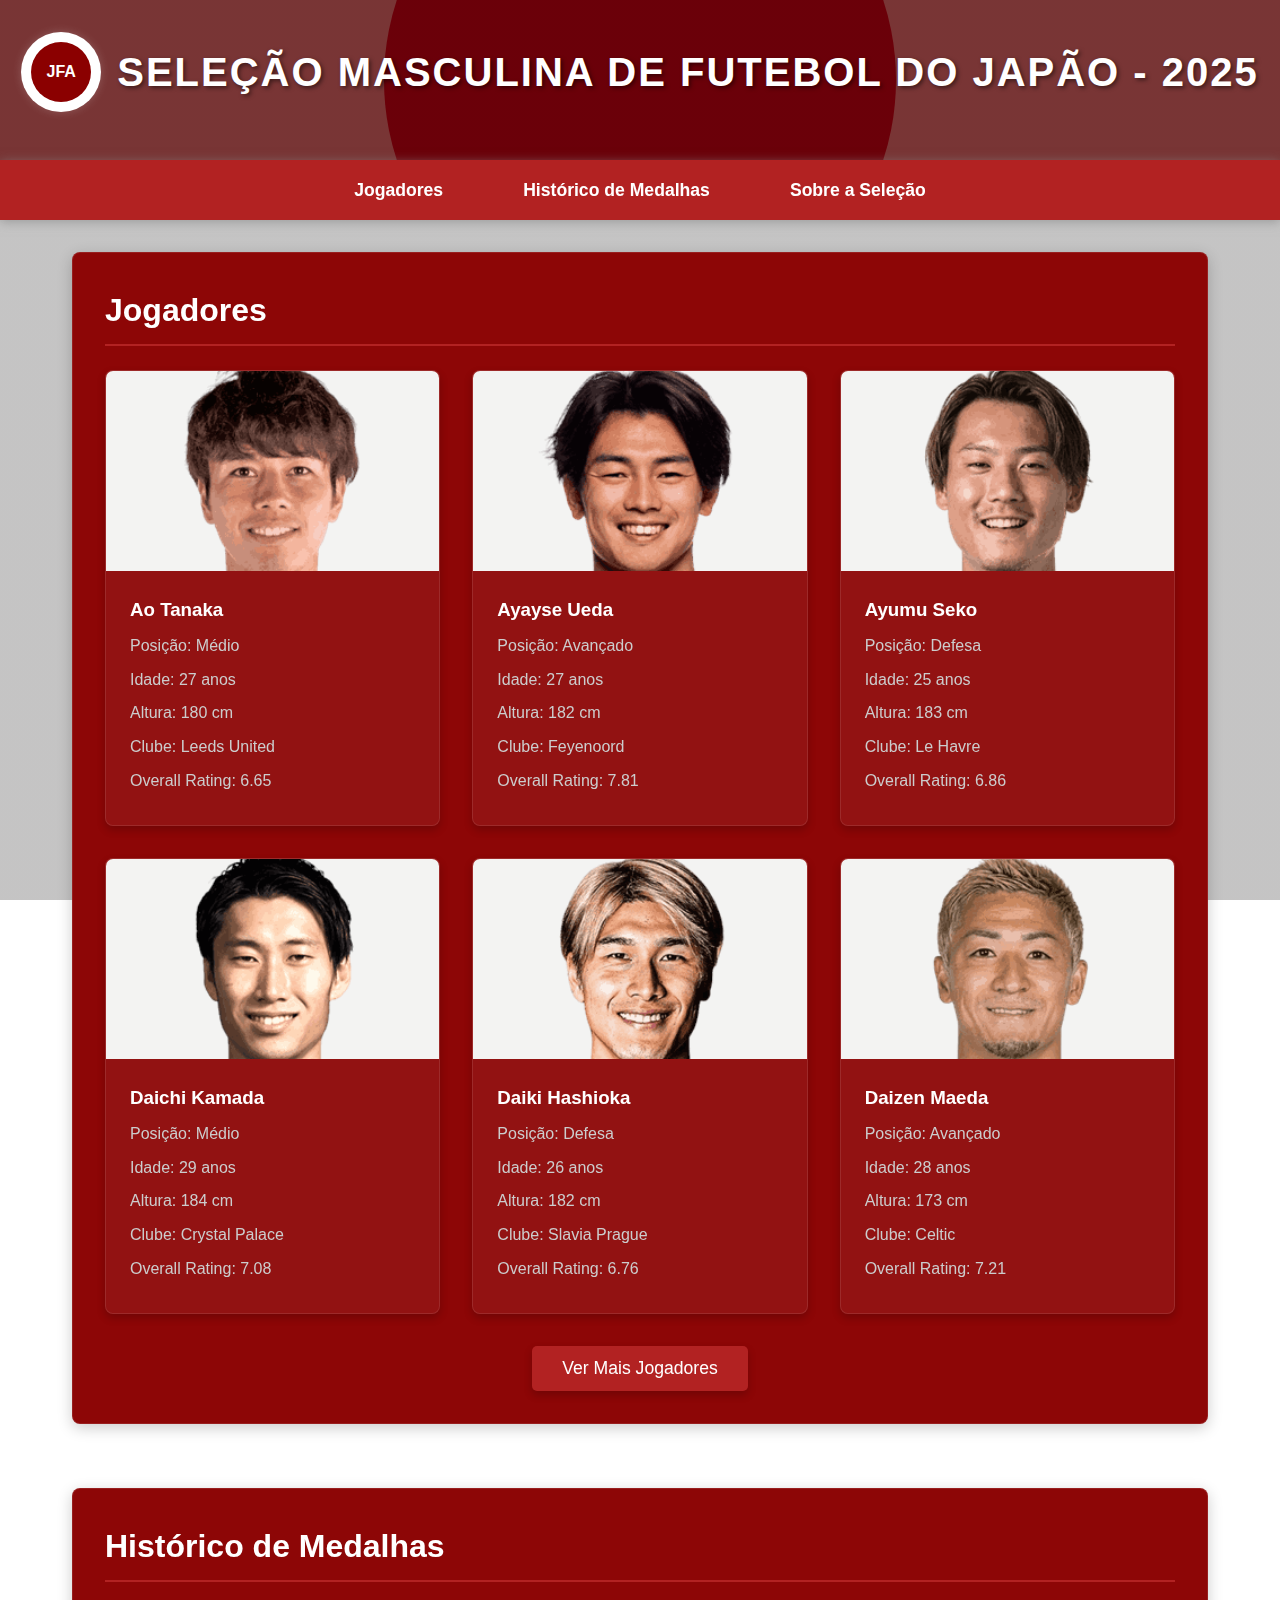
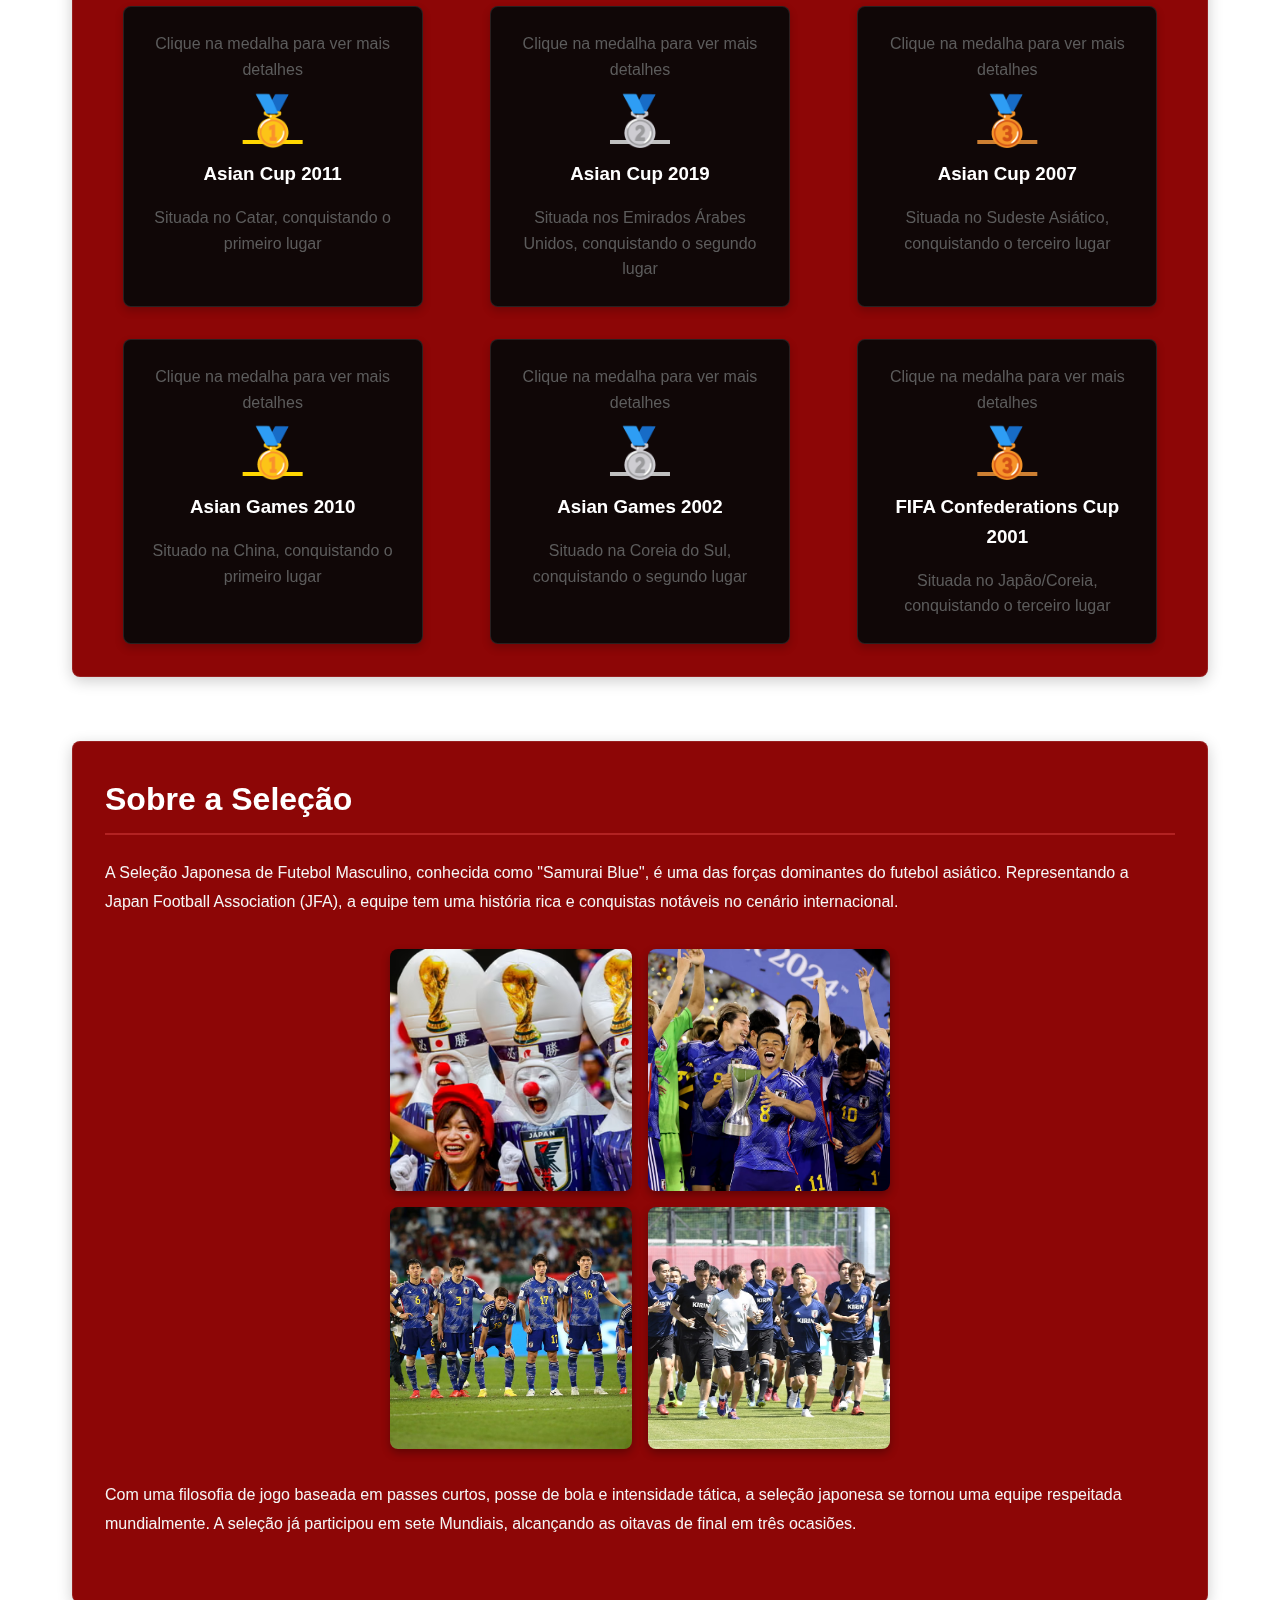
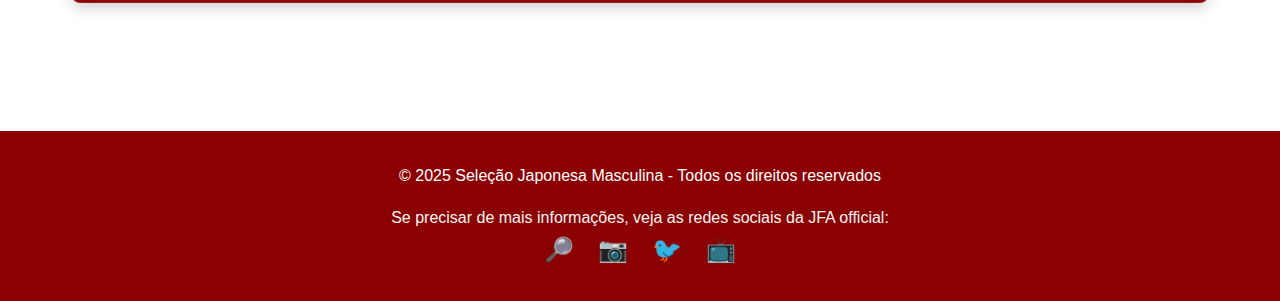
<file: index.html>
<!DOCTYPE html>
<html lang="pt-br">
<head>
    <meta charset="UTF-8">
    <meta name="viewport" content="width=device-width, initial-scale=1.0">
    <title>Seleção Masculina de Futebol do Japão - 2025</title>
    <link rel="stylesheet" href="style1.css">
</head>
<body>
    <header>
        <div class="logo-container">
            <div class="logo">
                <div class="logo-circle">
                    <span style="color: white; font-weight: bold;">JFA</span>
                </div>
            </div>
            <h1>Seleção Masculina de Futebol do Japão - 2025</h1>
        </div>
    </header>

    <nav>
        <ul>
            <li><a href="#jogadores">Jogadores</a></li>
            <li><a href="#medalhas">Histórico de Medalhas</a></li>
            <li><a href="#sobre">Sobre a Seleção</a></li>
        </ul>
    </nav>

    <div class="container">
        <section id="jogadores">
            <h2>Jogadores</h2>
            <div class="players-grid">
                <!-- Jogador 1 -->
                <div class="player-card">
                    <div class="player-image">
                      <img src="japan team/Ao Tanaka.png" alt="Ao Tanaka">
                    </div>
                    <div class="player-info">
                        <h3>Ao Tanaka</h3>
                        <p>Posição: Médio</p>
                        <p>Idade: 27 anos</p>
                        <p>Altura: 180 cm</p>
                        <p>Clube: Leeds United</p>
                        <p>Overall Rating: 6.65</p>
                    </div>
                </div>
                <!-- Jogador 2 -->
                <div class="player-card">
                    <div class="player-image">
                        <img src="japan team/Ayayse Ueda.png" alt="Ayayse Ueda">
                    </div>
                    <div class="player-info">
                        <h3>Ayayse Ueda</h3>
                        <p>Posição: Avançado</p>
                        <p>Idade: 27 anos</p>
                        <p>Altura: 182 cm</p>
                        <p>Clube: Feyenoord</p>
                        <p>Overall Rating: 7.81</p>
                    </div>
                </div>

                <!-- Jogador 3 -->
                <div class="player-card">
                    <div class="player-image">
                        <img src="japan team/Ayumu Seko.png" alt="Ayumu Seko">
                    </div>
                    <div class="player-info">
                        <h3>Ayumu Seko</h3>
                        <p>Posição: Defesa</p>
                        <p>Idade: 25 anos</p>
                        <p>Altura: 183 cm</p>
                        <p>Clube: Le Havre</p>
                        <p>Overall Rating: 6.86</p>
                    </div>
                </div>

                <!-- Jogador 4 -->
                <div class="player-card">
                    <div class="player-image">
                        <img src="japan team/Daichi Kamada.png" alt="Daichi Kamada">
                    </div>
                    <div class="player-info">
                        <h3>Daichi Kamada</h3>
                        <p>Posição: Médio</p>
                        <p>Idade: 29 anos</p>
                        <p>Altura: 184 cm</p>
                        <p>Clube: Crystal Palace</p>
                        <p>Overall Rating: 7.08</p>
                    </div>
                </div>

                <!-- Jogador 5 -->
                <div class="player-card">
                    <div class="player-image">
                        <img src="japan team/Daiki Hashioka.png" alt="Daiki Hashioka">
                    </div>
                    <div class="player-info">
                        <h3>Daiki Hashioka</h3>
                        <p>Posição: Defesa</p>
                        <p>Idade: 26 anos</p>
                        <p>Altura: 182 cm</p>
                        <p>Clube: Slavia Prague</p>
                        <p>Overall Rating: 6.76</p>
                    </div>
                </div>

                <!-- Jogador 6 -->
                <div class="player-card">
                    <div class="player-image">
                        <img src="japan team/Daizen Maeda.png" alt="Daizen Maeda">
                    </div>
                    <div class="player-info">
                        <h3>Daizen Maeda</h3>
                        <p>Posição: Avançado</p>
                        <p>Idade: 28 anos</p>
                        <p>Altura: 173 cm</p>
                        <p>Clube: Celtic</p>
                        <p>Overall Rating: 7.21</p>
                    </div>
                </div>

                <!-- Jogador 7-->
                <div class="player-card hidden">
                    <div class="player-image">
                        <img src="japan team/Hajime Moryasu.png" alt="Hajime Moryasu">
                    </div>
                    <div class="player-info">
                        <h3>Hajime Moryasu</h3>
                        <p>Posição: Treinador</p>
                        <p>Idade: 57 anos</p>
                        <p>Altura: 174 cm</p>
                        <p>Seleção: Japão</p>
                    </div>
                </div>

                <!-- Jogador 8-->
                <div class="player-card hidden">
                    <div class="player-image">
                        <img src="japan team/Henry Mochizuki.png" alt="Henry Mochizuki">
                    </div>
                    <div class="player-info">
                        <h3>Henry Mochizuki</h3>
                        <p>Posição: Médio</p>
                        <p>Idade: 24 anos</p>
                        <p>Altura: 192 cm</p>
                        <p>Clube: Machida Zelvia</p>
                        <p>Overall Rating: 7.10</p>
                    </div>
                </div>
                
                <!-- Jogador 9 -->
                <div class="player-card hidden">
                  <div class="player-image">
                   <image src="japan team/Joel Chima Fujita.png" alt="Joel Chima Fujita"></image>
                  </div>
                  <div class="player-info">
                      <h3>Joel Chima Fujita</h3>
                      <p>Posição: Médio</p>
                      <p>Idade: 23 anos</p>
                      <p>Altura: 175cm</p>
                      <p>Clube: St. Pauli</p>
                      <p>Overall Rating: 7.05</p>
                  </div>
                </div>
                
                <!-- Jogador 10 -->
                <div class="player-card hidden">
                  <div class="player-image">
                    <image src="japan team/Junnosuke Suzuki.png" alt="Junnosuke Suzuki"></image>
                  </div>
                  <div class="player-info">
                      <h3>Junnosuke Suzuki</h3>
                      <p>Posição: Defesa</p>
                      <p>Idade: 22 anos</p>
                      <p>Altura: 180 cm</p>
                      <p>Clube: FC københavn</p>
                      <p>Overall Rating: 7.43</p>
                  </div>
                </div>

                <!-- Jogador 11 -->
                <div class="player-card hidden">
                  <div class="player-image">
                    <image src="japan team/Junya Ito.png" alt="Junya Ito"></image>
                  </div>
                  <div class="player-info">
                      <h3>Junya Ito</h3>
                      <p>Posição: Avançado</p>
                      <p>Idade: 32 anos</p>
                      <p>Altura: 176 cm</p>
                      <p>Clube: Genk</p>
                      <p>Overall Rating: 6.91</p>
                  </div>
                </div>

                <!-- Jogador 12 -->
                <div class="player-card hidden">
                  <div class="player-image">
                    <image src="japan team/Kaishu Sano.png" alt="Kaishu Sano"></image>
                  </div>
                  <div class="player-info">
                      <h3>Kaishu Sano</h3>
                      <p>Posição: Médio</p>
                      <p>Idade: 24 anos</p>
                      <p>Altura: 176 cm</p>
                      <p>Clube: Mainz 05</p>
                      <p>Overall Rating: 7.22</p>
                  </div>
                </div>

                <!-- Jogador 13 -->
                <div class="player-card hidden">
                  <div class="player-image">
                    <image src="japan team/Keisuke Osako.png" alt="Keisuke Osako"></image>
                  </div>
                  <div class="player-info">
                      <h3>Keisuke Osako</h3>
                      <p>Posição: Guarda-Redes</p>
                      <p>Idade: 26 anos</p>
                      <p>Altura: 186 cm</p>
                      <p>Clube: Sanfrecce Hiroshima</p>
                      <p>Overall Rating: 7.20</p>
                  </div>
                </div>

                <!-- Jogador 14 -->
                <div class="player-card hidden">
                  <div class="player-image">
                    <image src="japan team/Keito Nakamura.png" alt="Keito Nakamura"></image>
                  </div>
                  <div class="player-info">
                      <h3>Keito Nakamura</h3>
                      <p>Posição: Avançado</p>
                      <p>Idade: 25 anos</p>
                      <p>Altura: 180 cm</p>
                      <p>Clube: Reims</p>
                      <p>Overall Rating: 7.55</p>
                  </div>
                </div>

                <!-- Jogador 15 -->
                <div class="player-card hidden">
                  <div class="player-image">
                    <image src="japan team/Koki Ogawa.png" alt="Koki Ogawa"></image>
                  </div>
                  <div class="player-info">
                      <h3>Koki Ogawa</h3>
                      <p>Posição: Avançado</p>
                      <p>Idade: 28 anos</p>
                      <p>Altura: 186cm</p>
                      <p>Clube: NEC Nijmegen</p>
                      <p>Overall Rating: 7.04</p>
                  </div>
                </div>

                <!-- Jogador 16 -->
                <div class="player-card hidden">
                  <div class="player-image">
                    <image src="japan team/Koki Saito.png" alt="Koki Saito"></image>
                  </div>
                  <div class="player-info">
                      <h3>Koki Saito</h3>
                      <p>Posição: Avançado</p>
                      <p>Idade: 24 anos</p>
                      <p>Altura: 170 cm</p>
                      <p>Clube: Queens Park Rangers</p>
                      <p>Overall Rating: 6.74</p>
                  </div>
                </div>

                <!-- Jogador 17 -->
                <div class="player-card hidden">
                  <div class="player-image">
                    <image src="japan team/Ritsu Doan.png" alt="Ritsu Doan"></image>
                  </div>
                  <div class="player-info">
                      <h3>Ritsu Doan</h3>
                      <p>Posição: Avançado</p>
                      <p>Idade: 27 anos</p>
                      <p>Altura: 172 cm</p>
                      <p>Clube: Eintracht Frankfurt</p>
                      <p>Overall Rating: 7.30</p>
                  </div>
                </div>

                <!-- Jogador 18 -->
                <div class="player-card hidden">
                  <div class="player-image">
                    <image src="japan team/Shogo Taniguchi.png" alt="Shogo Taniguchi"></image>
                  </div>
                  <div class="player-info">
                      <h3>Shogo Taniguchi</h3>
                      <p>Posição: Defesa</p>
                      <p>Idade: 34 anos</p>
                      <p>Altura: 182 cm</p>
                      <p>Clube: St.Truiden</p>
                      <p>Overall Rating: 6.66</p>
                  </div>
                </div>

                <!-- Jogador 19 -->
                <div class="player-card hidden">
                  <div class="player-image">
                    <image src="japan team/Shuto Machino.png" alt="Shuto Machino"></image>
                  </div>
                  <div class="player-info">
                      <h3>Shuto Machino</h3>
                      <p>Posição: Avançado</p>
                      <p>Idade: 26 anos</p>
                      <p>Altura: 184 cm</p>
                      <p>Clube: Borussia Mõnchengladbach</p>
                      <p>Overall Rating: 6.58</p>
                  </div>
                </div>

                <!-- Jogador 20 -->
                <div class="player-card hidden">
                  <div class="player-image">
                    <image src="japan team/Takefusa Kubo.png" alt="Takefusa Kubo"></image>
                  </div>
                  <div class="player-info">
                      <h3>Takefusa Kubo</h3>
                      <p>Posição: Avançado</p>
                      <p>Idade: 24 anos</p>
                      <p>Altura: 174 cm</p>
                      <p>Clube: Real Sociedad</p>
                      <p>Overall Rating: 6.78</p>
                  </div>
                </div>

                <!-- Jogador 21 -->
                <div class="player-card hidden">
                  <div class="player-image">
                    <image src="japan team/Takumi Minamino.png" alt="Takumi Minamino"></image>
                  </div>
                  <div class="player-info">
                      <h3>Takumi Minamino</h3>
                      <p>Posição: Médio</p>
                      <p>Idade: 30 anos</p>
                      <p>Altura: 174 cm</p>
                      <p>Clube: Monaco</p>
                      <p>Overall Rating: 6.72</p>
                  </div>
                </div>

                <!-- Jogador 22 -->
                <div class="player-card hidden">
                  <div class="player-image">
                    <image src="japan team/Tomoki Hayakawa.png" alt="Tomoki Hayakawa"></image>
                  </div>
                  <div class="player-info">
                      <h3>Tomoki Hayakawa</h3>
                      <p>Posição: Guarda-Redes</p>
                      <p>Idade: 26 anos</p>
                      <p>Altura: 186 cm</p>
                      <p>Clube: Kashima Antlers</p>
                      <p>Overall Rating: 7.48</p>
                  </div>
                </div>

                <!-- Jogador 23 -->
                <div class="player-card hidden">
                  <div class="player-image">
                    <image src="japan team/Tomoya Ando.png" alt="Tomoya Ando"></image>
                  </div>
                  <div class="player-info">
                      <h3>Tomoya Ando</h3>
                      <p>Posição: Defesa</p>
                      <p>Idade: 26 anos</p>
                      <p>Altura: 190 cm</p>
                      <p>Clube: Avispa Fukuoka</p>
                      <p>Overall Rating: 7.36</p>
                  </div>
                </div>

                <!-- Jogador 24 -->
                <div class="player-card hidden">
                  <div class="player-image">
                    <image src="japan team/Tsuyoshi Watanabe.png" alt="Tsuyoshi Watanabe"></image>
                  </div>
                  <div class="player-info">
                      <h3>Tsuyoshi Watanabe</h3>
                      <p>Posição: Defesa</p>
                      <p>Idade: 28 anos</p>
                      <p>Altura: 186 cm</p>
                      <p>Clube: Feyenoord</p>
                      <p>Overall Rating: 7.28</p>
                  </div>
                </div>

                <!-- Jogador 25 -->
                <div class="player-card hidden">
                  <div class="player-image">
                    <image src="japan team/Wataru Endo.png" alt="Wataru Endo"></image>
                  </div>
                  <div class="player-info">
                      <h3>Wataru Endo</h3>
                      <p>Posição: Médio</p>
                      <p>Idade: 32 anos</p>
                      <p>Altura: 178 cm</p>
                      <p>Clube: Liverpool</p>
                      <p>Overall Rating: 7.32</p>
                  </div>
                </div>

                <!-- Jogador 26 -->
                <div class="player-card hidden">
                  <div class="player-image">
                    <image src="japan team/Yuki Soma.png" alt="Yuki Soma"></image>
                  </div>
                  <div class="player-info">
                      <h3>Yuki Soma</h3>
                      <p>Posição: Médio</p>
                      <p>Idade: 28 anos</p>
                      <p>Altura: 165 cm</p>
                      <p>Clube: Machida Zelvia</p>
                      <p>Overall Rating: 7.28</p>
                  </div>
                </div>

                <!-- Jogador 27 -->
                <div class="player-card hidden">
                  <div class="player-image">
                    <image src="japan team/Yuto Nagatomo.png" alt="Yuto Nagatomo"></image>
                  </div>
                  <div class="player-info">
                      <h3>Yuto Nagatomo</h3>
                      <p>Posição: Defesa</p>
                      <p>Idade: 39 anos</p>
                      <p>Altura: 170 cm</p>
                      <p>Clube: FC Tokyo</p>
                      <p>Overall Rating: 6.79</p>
                  </div>
                </div>

                <!-- Jogador 28 -->
                <div class="player-card hidden">
                  <div class="player-image">
                    <image src="japan team/Zion Suzuki.png" alt="Zion Suzuki"></image>
                  </div>
                  <div class="player-info">
                      <h3>Zion Suzuki</h3>
                      <p>Posição: Guarda-Redes</p>
                      <p>Idade: 23 anos</p>
                      <p>Altura: 189 cm</p>
                      <p>Clube: Parma</p>
                      <p>Overall Rating: 6.90</p>
                  </div>
                </div>
            </div>
            
            <div class="buttons-container">
                <button class="toggle-btn" id="showMoreBtn">Ver Mais Jogadores</button>
                <button class="toggle-btn hidden" id="showLessBtn">Ver Menos Jogadores</button>
            </div>
        </section>

        <section id="medalhas">
            <h2>Histórico de Medalhas</h2>
            <div class="medals-container">
                <!-- Medalha 1 -->
                <div class="medal-card">
                    <p>Clique na medalha para ver mais detalhes</p>
                    <a href="Asian_cup2011.html" target="_blank" class="medal-icon gold">🥇</a>
                    <h3>Asian Cup 2011</h3>
                    <p>Situada no Catar, conquistando o primeiro lugar</p>
                </div>

                <!-- Medalha 2 -->
                <div class="medal-card">
                    <p>Clique na medalha para ver mais detalhes</p>
                    <a href="Asian_cup2019.html" target="_blank" class="medal-icon silver">🥈</a>
                    <h3>Asian Cup 2019</h3>
                    <p>Situada nos Emirados Árabes Unidos, conquistando o segundo lugar</p>
                </div>

                <!-- Medalha 3 -->
                <div class="medal-card">
                    <p>Clique na medalha para ver mais detalhes</p>
                    <a href="Asian_cup2007.html" target="_blank" class="medal-icon bronze">🥉</a>
                    <h3>Asian Cup 2007</h3>
                    <p>Situada no Sudeste Asiático, conquistando o terceiro lugar</p>
                </div>

                <!-- Medalha 4 -->
                <div class="medal-card">
                    <p>Clique na medalha para ver mais detalhes</p>
                    <a href="Asian_games2010.html" target="_blank" class="medal-icon gold">🥇</a>
                    <h3>Asian Games 2010</h3>
                    <p>Situado na China, conquistando o primeiro lugar</p>
                </div>

                <!-- Medalha 5 -->
                <div class="medal-card">
                    <p>Clique na medalha para ver mais detalhes</p>
                    <a href="Asian_games2002.html" target="_blank" class="medal-icon silver">🥈</a>
                    <h3>Asian Games 2002</h3>
                    <p>Situado na Coreia do Sul, conquistando o segundo lugar</p>
                </div>

                <!-- Medalha 6 -->
                <div class="medal-card">
                    <p>Clique na medalha para ver mais detalhes</p>
                    <a href="FIFA_confederations_cup2001.html" target="_blank" class="medal-icon bronze">🥉</a>
                    <h3>FIFA Confederations Cup 2001</h3>
                    <p>Situada no Japão/Coreia, conquistando o terceiro lugar</p>
                </div>
            </div>
        </section>

        <section id="sobre">
            <h2>Sobre a Seleção</h2>
            
            <div class="about-text">
                <p>A Seleção Japonesa de Futebol Masculino, conhecida como "Samurai Blue", é uma das forças dominantes do futebol asiático. Representando a Japan Football Association (JFA), a equipe tem uma história rica e conquistas notáveis no cenário internacional.</p>
            </div>

            <div class="photos-grid-2x2">
                <div class="photo-item">
                    <img src="japan team/Torcida.png" alt="Torcida">
                </div>
                <div class="photo-item">
                    <img src="japan team/Olympic victory.png" alt="Celebrar titulo significante">
                </div>
                <div class="photo-item">
                    <img src="japan team/Japan Win.png" alt="Celebração">
                </div>
                <div class="photo-item">
                    <img src="japan team/Trainin.png" alt="Treino">
                </div>
            </div>

            <div class="about-text">
                <p>Com uma filosofia de jogo baseada em passes curtos, posse de bola e intensidade tática, a seleção japonesa se tornou uma equipe respeitada mundialmente. A seleção já participou em sete Mundiais, alcançando as oitavas de final em três ocasiões.</p>
            </div>
        </section>
    </div>

    <footer>
        <p>&copy; 2025 Seleção Japonesa Masculina - Todos os direitos reservados</p>

        <div class="social-info">
            Se precisar de mais informações, veja as redes sociais da JFA official:
        </div>

        <div class="social-links">
            <a href="https://www.jfa.jp/eng/" target="_blank" title="Site Oficial">🔎</a>
            <a href="https://www.instagram.com/japanfootballassociation/" target="_blank" title="Instagram">📷</a>
            <a href="https://twitter.com/jfa_samuraiblue" target="_blank" title="Twitter">🐦</a>
            <a href="https://www.youtube.com/@jfa" target="_blank" title="YouTube">📺</a>
        </div>
    </footer>

    <script>
        // Botão Ver Mais/Menos
        document.addEventListener('DOMContentLoaded', function() {
            const showMoreBtn = document.getElementById('showMoreBtn');
            const showLessBtn = document.getElementById('showLessBtn');
            const playerCards = document.querySelectorAll('.player-card');
            
            // Mostrar apenas 6 jogadores inicialmente
            playerCards.forEach((card, index) => {
                if (index >= 6) {
                    card.classList.add('hidden');
                }
            });
            
            showMoreBtn.addEventListener('click', function() {
                // Mostrar todos os jogadores
                playerCards.forEach(card => {
                    card.classList.remove('hidden');
                });
                
                // Trocar botões
                showMoreBtn.classList.add('hidden');
                showLessBtn.classList.remove('hidden');
            });
            
            showLessBtn.addEventListener('click', function() {
                // Ocultar jogadores além dos 6 primeiros
                playerCards.forEach((card, index) => {
                    if (index >= 6) {
                        card.classList.add('hidden');
                    }
                });
                
                // Trocar botões
                showLessBtn.classList.add('hidden');
                showMoreBtn.classList.remove('hidden');
                
                // Rolar para o topo da seção
                document.getElementById('jogadores').scrollIntoView({
                    behavior: 'smooth'
                });
            });
        });

        // Navegação suave
        document.querySelectorAll('nav a').forEach(anchor => {
            anchor.addEventListener('click', function(e) {
                e.preventDefault();
                const targetId = this.getAttribute('href');
                const targetElement = document.querySelector(targetId);
                window.scrollTo({
                    top: targetElement.offsetTop - 80,
                    behavior: 'smooth'
                });
            });
        });
    </script>
</body>
</html>
</file>
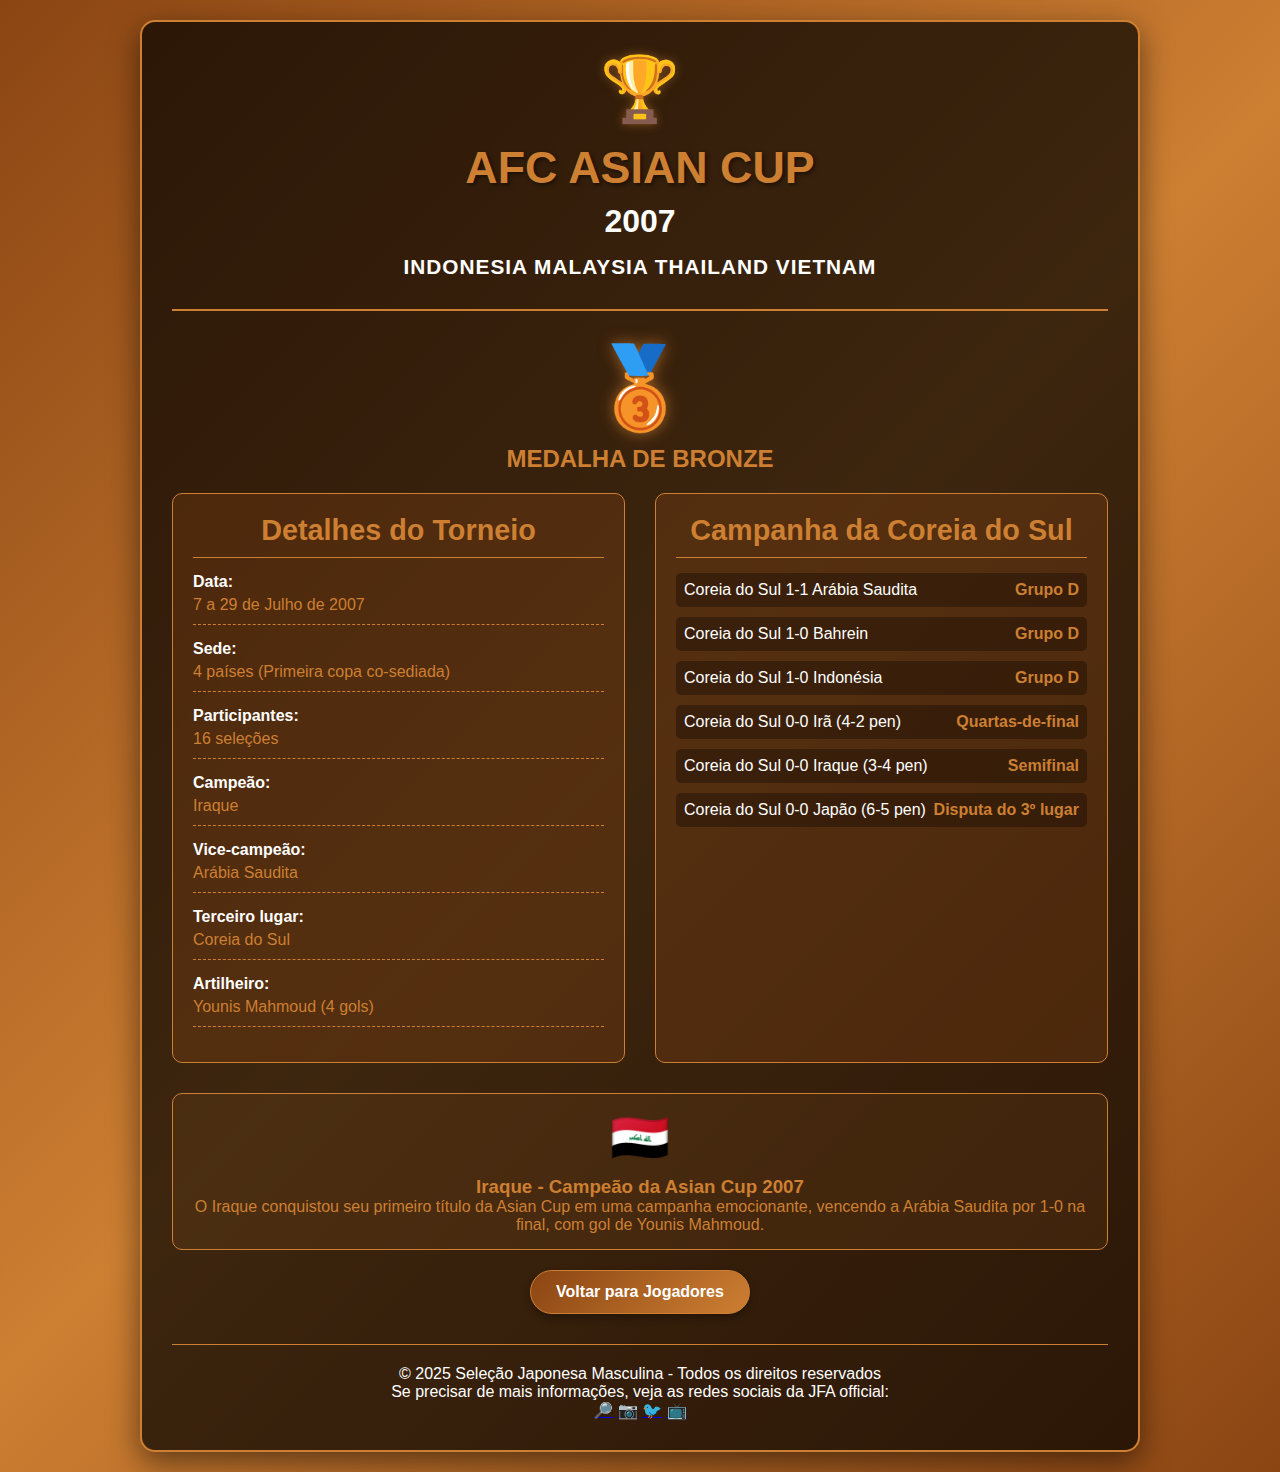
<file: Asian_cup2007.html>
<!DOCTYPE html>
<html lang="pt-br">
<head>
    <meta charset="UTF-8">
    <meta name="viewport" content="width=device-width, initial-scale=1.0">
    <title>AFC Asian Cup 2007</title>
    <link rel="stylesheet" href="style4.css">
</head>
<body>
    <div class="container">
        <header>
            <div class="trophy-icon">🏆</div>
            <h1>AFC ASIAN CUP</h1>
            <div class="year">2007</div>
            <div class="host-countries">INDONESIA MALAYSIA THAILAND VIETNAM</div>
        </header>
        
        <div class="bronze-medal">
            <div class="medal-icon">🥉</div>
            <div class="medal-text">MEDALHA DE BRONZE</div>
        </div>
        
        <div class="content">
            <div class="tournament-details">
                <h2 class="section-title">Detalhes do Torneio</h2>
                
                <div class="detail-item">
                    <span class="detail-label">Data:</span>
                    <span class="detail-value">7 a 29 de Julho de 2007</span>
                </div>
                
                <div class="detail-item">
                    <span class="detail-label">Sede:</span>
                    <span class="detail-value">4 países (Primeira copa co-sediada)</span>
                </div>
                
                <div class="detail-item">
                    <span class="detail-label">Participantes:</span>
                    <span class="detail-value">16 seleções</span>
                </div>
                
                <div class="detail-item">
                    <span class="detail-label">Campeão:</span>
                    <span class="detail-value">Iraque</span>
                </div>
                
                <div class="detail-item">
                    <span class="detail-label">Vice-campeão:</span>
                    <span class="detail-value">Arábia Saudita</span>
                </div>
                
                <div class="detail-item">
                    <span class="detail-label">Terceiro lugar:</span>
                    <span class="detail-value">Coreia do Sul</span>
                </div>
                
                <div class="detail-item">
                    <span class="detail-label">Artilheiro:</span>
                    <span class="detail-value">Younis Mahmoud (4 gols)</span>
                </div>
            </div>
            
            <div class="team-performance">
                <h2 class="section-title">Campanha da Coreia do Sul</h2>
                
                <div class="match-result">
                    <div class="match-teams">Coreia do Sul 1-1 Arábia Saudita</div>
                    <div class="match-score">Grupo D</div>
                </div>
                
                <div class="match-result">
                    <div class="match-teams">Coreia do Sul 1-0 Bahrein</div>
                    <div class="match-score">Grupo D</div>
                </div>
                
                <div class="match-result">
                    <div class="match-teams">Coreia do Sul 1-0 Indonésia</div>
                    <div class="match-score">Grupo D</div>
                </div>
                
                <div class="match-result">
                    <div class="match-teams">Coreia do Sul 0-0 Irã (4-2 pen)</div>
                    <div class="match-score">Quartas-de-final</div>
                </div>
                
                <div class="match-result">
                    <div class="match-teams">Coreia do Sul 0-0 Iraque (3-4 pen)</div>
                    <div class="match-score">Semifinal</div>
                </div>
                
                <div class="match-result">
                    <div class="match-teams">Coreia do Sul 0-0 Japão (6-5 pen)</div>
                    <div class="match-score">Disputa do 3º lugar</div>
                </div>
            </div>
        </div>
        
        <div class="champion-info">
            <div class="champion-flag">🇮🇶</div>
            <h3>Iraque - Campeão da Asian Cup 2007</h3>
            <p>O Iraque conquistou seu primeiro título da Asian Cup em uma campanha emocionante, vencendo a Arábia Saudita por 1-0 na final, com gol de Younis Mahmoud.</p>
        </div>
        
        <div style="text-align: center;">
            <a href="javascript:window.close()" class="btn-back">Voltar para Jogadores</a>
        </div>
        
        <footer>
        <p>&copy; 2025 Seleção Japonesa Masculina - Todos os direitos reservados</p>

        <div class="social-info">
            Se precisar de mais informações, veja as redes sociais da JFA official:
        </div>

        <div class="social-links">
            <a href="https://www.jfa.jp/eng/" target="_blank" title="Site Oficial">🔎</a>
            <a href="https://www.instagram.com/japanfootballassociation/" target="_blank" title="Instagram">📷</a>
            <a href="https://twitter.com/jfa_samuraiblue" target="_blank" title="Twitter">🐦</a>
            <a href="https://www.youtube.com/@jfa" target="_blank" title="YouTube">📺</a>
        </div>
        </footer>
    <script>
        document.querySelectorAll('nav a').forEach(anchor => {
            anchor.addEventListener('click', function(e) {
                e.preventDefault();
                const targetId = this.getAttribute('href');
                const targetElement = document.querySelector(targetId);
                window.scrollTo({
                    top: targetElement.offsetTop - 80,
                    behavior: 'smooth'
                });
            });
        });
    </script>
    </div>
</body>
</html>
</file>
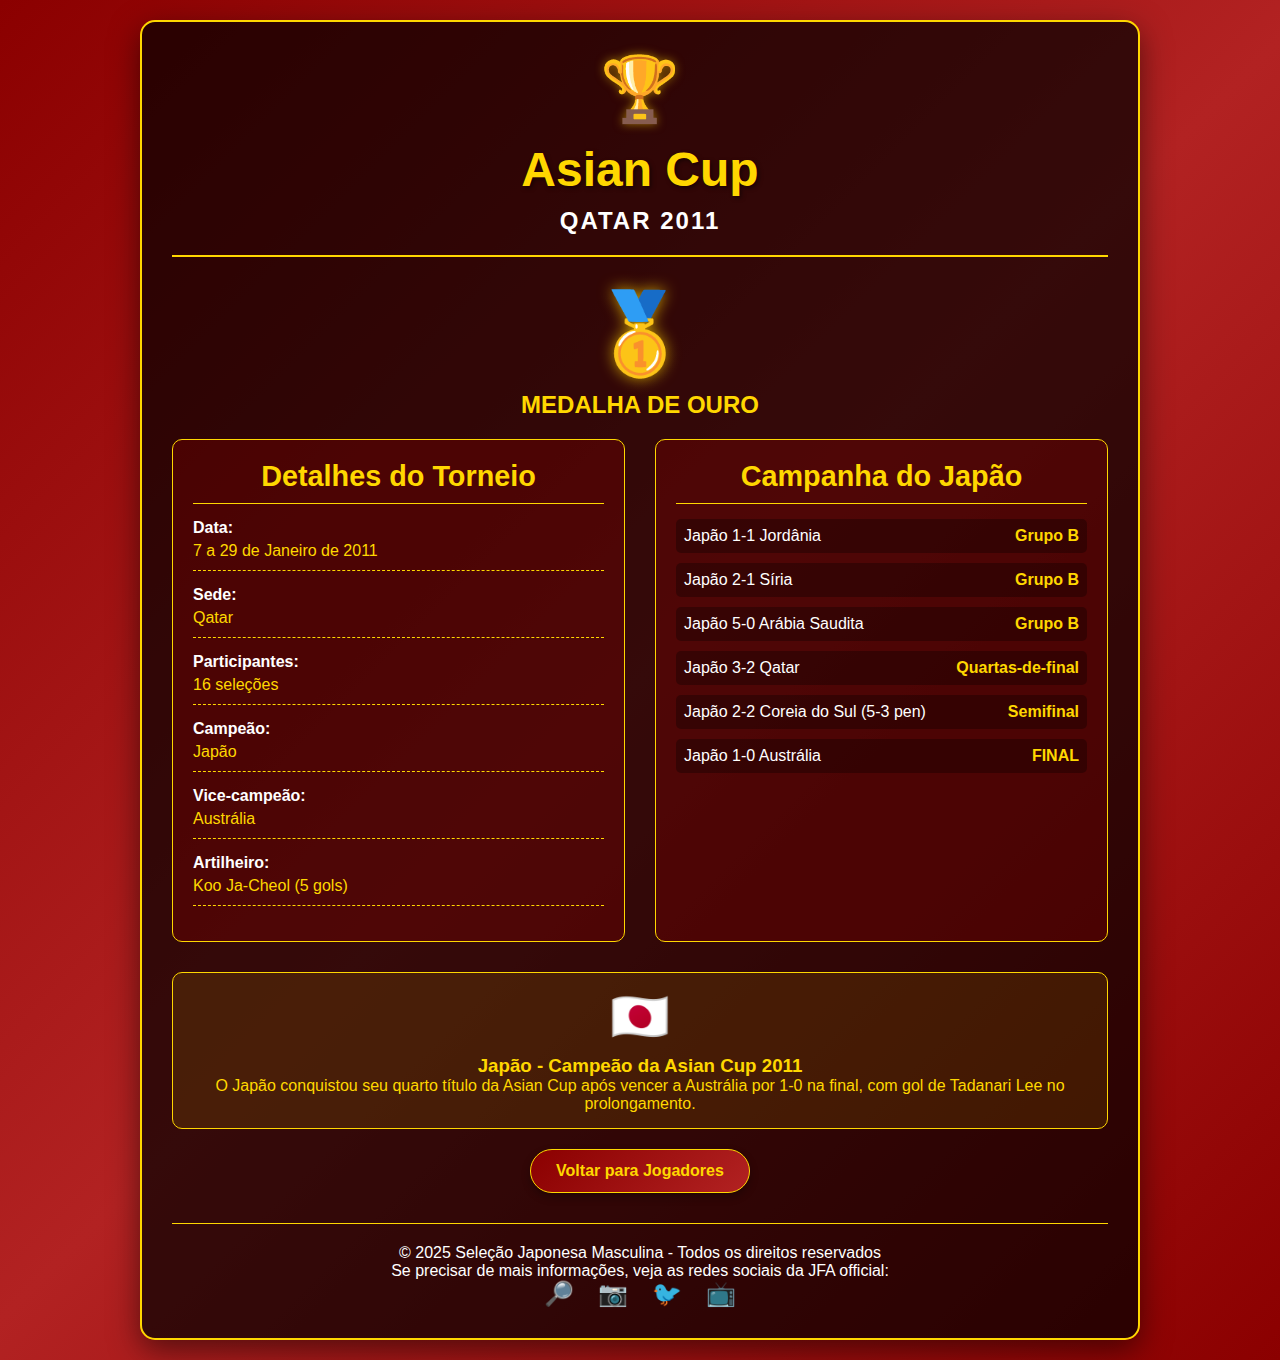
<file: Asian_cup2011.html>
<!DOCTYPE html>
<html lang="pt-br">
<head>
    <meta charset="UTF-8">
    <meta name="viewport" content="width=device-width, initial-scale=1.0">
    <title>Asian Cup 2011 - Qatar</title>
    <style>
        * {
            margin: 0;
            padding: 0;
            box-sizing: border-box;
            font-family: 'Segoe UI', Tahoma, Geneva, Verdana, sans-serif;
        }
        
        body {
            background: linear-gradient(135deg, #8B0000, #B22222, #8B0000);
            color: #FFD700;
            min-height: 100vh;
            padding: 20px;
        }
        
        .container {
            max-width: 1000px;
            margin: 0 auto;
            background-color: rgba(0, 0, 0, 0.7);
            border-radius: 15px;
            padding: 30px;
            box-shadow: 0 10px 30px rgba(0, 0, 0, 0.5);
            border: 2px solid #FFD700;
        }
        
        header {
            text-align: center;
            margin-bottom: 30px;
            padding-bottom: 20px;
            border-bottom: 2px solid #FFD700;
        }
        
        .trophy-icon {
            font-size: 4rem;
            margin-bottom: 15px;
            text-shadow: 0 0 10px rgba(255, 215, 0, 0.5);
        }
        
        h1 {
            color: #FFD700;
            font-size: 3rem;
            margin-bottom: 10px;
            text-shadow: 2px 2px 4px rgba(0, 0, 0, 0.5);
        }
        
        .subtitle {
            color: #FFFFFF;
            font-size: 1.5rem;
            font-weight: bold;
            letter-spacing: 2px;
        }
        
        .content {
            display: grid;
            grid-template-columns: 1fr 1fr;
            gap: 30px;
            margin-bottom: 30px;
        }
        
        .tournament-details, .team-performance {
            background-color: rgba(139, 0, 0, 0.3);
            padding: 20px;
            border-radius: 10px;
            border: 1px solid #FFD700;
        }
        
        .section-title {
            color: #FFD700;
            font-size: 1.8rem;
            margin-bottom: 15px;
            text-align: center;
            border-bottom: 1px solid #FFD700;
            padding-bottom: 10px;
        }
        
        .detail-item {
            margin-bottom: 15px;
            padding-bottom: 10px;
            border-bottom: 1px dashed #FFD700;
        }
        
        .detail-label {
            font-weight: bold;
            color: #FFFFFF;
            display: block;
            margin-bottom: 5px;
        }
        
        .detail-value {
            color: #FFD700;
        }
        
        .match-result {
            display: flex;
            justify-content: space-between;
            margin-bottom: 10px;
            padding: 8px;
            background-color: rgba(0, 0, 0, 0.3);
            border-radius: 5px;
        }
        
        .match-teams {
            color: #FFFFFF;
        }
        
        .match-score {
            color: #FFD700;
            font-weight: bold;
        }
        
        .gold-medal {
            text-align: center;
            margin: 20px 0;
        }
        
        .medal-icon {
            font-size: 5rem;
            margin-bottom: 10px;
            text-shadow: 0 0 15px rgba(255, 215, 0, 0.7);
        }
        
        .medal-text {
            color: #FFD700;
            font-size: 1.5rem;
            font-weight: bold;
        }
        
        .champion-info {
            text-align: center;
            margin-top: 20px;
            padding: 15px;
            background-color: rgba(255, 215, 0, 0.1);
            border-radius: 10px;
            border: 1px solid #FFD700;
        }
        
        .champion-flag {
            font-size: 3rem;
            margin-bottom: 10px;
        }
        
        .btn-back {
            display: inline-block;
            background: linear-gradient(135deg, #8B0000, #B22222);
            color: #FFD700;
            padding: 12px 25px;
            border-radius: 30px;
            text-decoration: none;
            font-weight: bold;
            transition: all 0.3s ease;
            box-shadow: 0 4px 8px rgba(0, 0, 0, 0.3);
            border: 1px solid #FFD700;
            text-align: center;
            margin-top: 20px;
        }
        
        .btn-back:hover {
            transform: translateY(-3px);
            box-shadow: 0 6px 12px rgba(0, 0, 0, 0.4);
            background: linear-gradient(135deg, #B22222, #8B0000);
        }
        
        footer {
            text-align: center;
            margin-top: 30px;
            padding-top: 20px;
            border-top: 1px solid #FFD700;
            color: #FFFFFF;
        }

        .social-links {
            display: flex;
            justify-content: center;
            gap: 1.5rem;
        }

        .social-links a {
            color: var(--secondary-color);
            font-size: 1.5rem;
            transition: transform 0.3s ease;
            text-decoration: none;
        }

        .social-links a:hover {
            transform: translateY(-3px);
        }
        
        @media (max-width: 768px) {
            .content {
                grid-template-columns: 1fr;
            }
            
            h1 {
                font-size: 2.2rem;
            }
            
            .subtitle {
                font-size: 1.2rem;
            }
        }
    </style>
</head>
<body>
    <div class="container">
        <header>
            <div class="trophy-icon">🏆</div>
            <h1>Asian Cup</h1>
            <p class="subtitle">QATAR 2011</p>
        </header>
        
        <div class="gold-medal">
            <div class="medal-icon">🥇</div>
            <div class="medal-text">MEDALHA DE OURO</div>
        </div>
        
        <div class="content">
            <div class="tournament-details">
                <h2 class="section-title">Detalhes do Torneio</h2>
                
                <div class="detail-item">
                    <span class="detail-label">Data:</span>
                    <span class="detail-value">7 a 29 de Janeiro de 2011</span>
                </div>
                
                <div class="detail-item">
                    <span class="detail-label">Sede:</span>
                    <span class="detail-value">Qatar</span>
                </div>
                
                <div class="detail-item">
                    <span class="detail-label">Participantes:</span>
                    <span class="detail-value">16 seleções</span>
                </div>
                
                <div class="detail-item">
                    <span class="detail-label">Campeão:</span>
                    <span class="detail-value">Japão</span>
                </div>
                
                <div class="detail-item">
                    <span class="detail-label">Vice-campeão:</span>
                    <span class="detail-value">Austrália</span>
                </div>
                
                <div class="detail-item">
                    <span class="detail-label">Artilheiro:</span>
                    <span class="detail-value">Koo Ja-Cheol (5 gols)</span>
                </div>
            </div>
            
            <div class="team-performance">
                <h2 class="section-title">Campanha do Japão</h2>
                
                <div class="match-result">
                    <div class="match-teams">Japão 1-1 Jordânia</div>
                    <div class="match-score">Grupo B</div>
                </div>
                
                <div class="match-result">
                    <div class="match-teams">Japão 2-1 Síria</div>
                    <div class="match-score">Grupo B</div>
                </div>
                
                <div class="match-result">
                    <div class="match-teams">Japão 5-0 Arábia Saudita</div>
                    <div class="match-score">Grupo B</div>
                </div>
                
                <div class="match-result">
                    <div class="match-teams">Japão 3-2 Qatar</div>
                    <div class="match-score">Quartas-de-final</div>
                </div>
                
                <div class="match-result">
                    <div class="match-teams">Japão 2-2 Coreia do Sul (5-3 pen)</div>
                    <div class="match-score">Semifinal</div>
                </div>
                
                <div class="match-result">
                    <div class="match-teams">Japão 1-0 Austrália</div>
                    <div class="match-score">FINAL</div>
                </div>
            </div>
        </div>
        
        <div class="champion-info">
            <div class="champion-flag">🇯🇵</div>
            <h3>Japão - Campeão da Asian Cup 2011</h3>
            <p>O Japão conquistou seu quarto título da Asian Cup após vencer a Austrália por 1-0 na final, com gol de Tadanari Lee no prolongamento.</p>
        </div>
        
        <div style="text-align: center;">
            <a href="javascript:window.close()" class="btn-back">Voltar para Jogadores</a>
        </div>
        
        <footer>
        <p>&copy; 2025 Seleção Japonesa Masculina - Todos os direitos reservados</p>

        <div class="social-info">
            Se precisar de mais informações, veja as redes sociais da JFA official:
        </div>

        <div class="social-links">
            <a href="https://www.jfa.jp/eng/" target="_blank" title="Site Oficial">🔎</a>
            <a href="https://www.instagram.com/japanfootballassociation/" target="_blank" title="Instagram">📷</a>
            <a href="https://twitter.com/jfa_samuraiblue" target="_blank" title="Twitter">🐦</a>
            <a href="https://www.youtube.com/@jfa" target="_blank" title="YouTube">📺</a>
        </div>
    </footer>
    <script>
        document.querySelectorAll('nav a').forEach(anchor => {
            anchor.addEventListener('click', function(e) {
                e.preventDefault();
                const targetId = this.getAttribute('href');
                const targetElement = document.querySelector(targetId);
                window.scrollTo({
                    top: targetElement.offsetTop - 80,
                    behavior: 'smooth'
                });
            });
        });
    </script>
    </div>
</body>
</html>
</file>
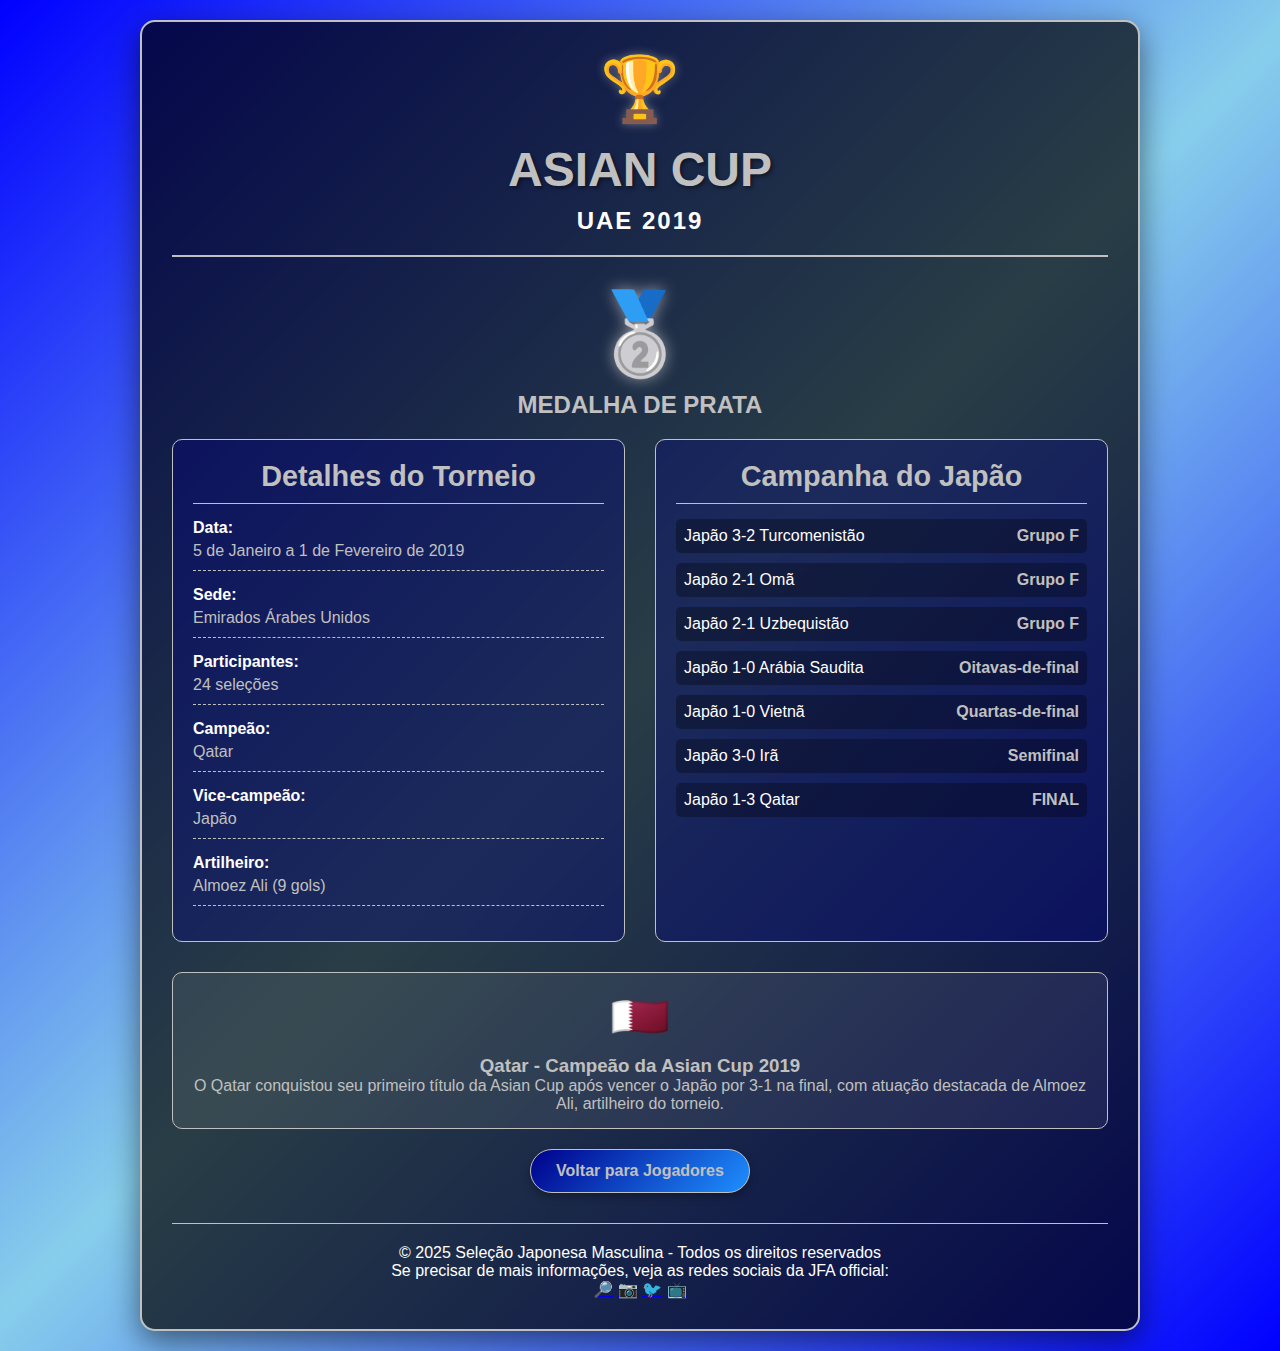
<file: Asian_cup2019.html>
<!DOCTYPE html>
<html lang="pt-br">
<head>
    <meta charset="UTF-8">
    <meta name="viewport" content="width=device-width, initial-scale=1.0">
    <title>Asian Cup 2019 - UAE</title>
    <link rel="stylesheet" href="style3.css">
</head>
<body>
    <div class="container">
        <header>
            <div class="trophy-icon">🏆</div>
            <h1>ASIAN CUP</h1>
            <p class="subtitle">UAE 2019</p>
        </header>
        
        <div class="silver-medal">
            <div class="medal-icon">🥈</div>
            <div class="medal-text">MEDALHA DE PRATA</div>
        </div>
        
        <div class="content">
            <div class="tournament-details">
                <h2 class="section-title">Detalhes do Torneio</h2>
                
                <div class="detail-item">
                    <span class="detail-label">Data:</span>
                    <span class="detail-value">5 de Janeiro a 1 de Fevereiro de 2019</span>
                </div>
                
                <div class="detail-item">
                    <span class="detail-label">Sede:</span>
                    <span class="detail-value">Emirados Árabes Unidos</span>
                </div>
                
                <div class="detail-item">
                    <span class="detail-label">Participantes:</span>
                    <span class="detail-value">24 seleções</span>
                </div>
                
                <div class="detail-item">
                    <span class="detail-label">Campeão:</span>
                    <span class="detail-value">Qatar</span>
                </div>
                
                <div class="detail-item">
                    <span class="detail-label">Vice-campeão:</span>
                    <span class="detail-value">Japão</span>
                </div>
                
                <div class="detail-item">
                    <span class="detail-label">Artilheiro:</span>
                    <span class="detail-value">Almoez Ali (9 gols)</span>
                </div>
            </div>
            
            <div class="team-performance">
                <h2 class="section-title">Campanha do Japão</h2>
                
                <div class="match-result">
                    <div class="match-teams">Japão 3-2 Turcomenistão</div>
                    <div class="match-score">Grupo F</div>
                </div>
                
                <div class="match-result">
                    <div class="match-teams">Japão 2-1 Omã</div>
                    <div class="match-score">Grupo F</div>
                </div>
                
                <div class="match-result">
                    <div class="match-teams">Japão 2-1 Uzbequistão</div>
                    <div class="match-score">Grupo F</div>
                </div>
                
                <div class="match-result">
                    <div class="match-teams">Japão 1-0 Arábia Saudita</div>
                    <div class="match-score">Oitavas-de-final</div>
                </div>
                
                <div class="match-result">
                    <div class="match-teams">Japão 1-0 Vietnã</div>
                    <div class="match-score">Quartas-de-final</div>
                </div>
                
                <div class="match-result">
                    <div class="match-teams">Japão 3-0 Irã</div>
                    <div class="match-score">Semifinal</div>
                </div>
                
                <div class="match-result">
                    <div class="match-teams">Japão 1-3 Qatar</div>
                    <div class="match-score">FINAL</div>
                </div>
            </div>
        </div>
        
        <div class="champion-info">
            <div class="champion-flag">🇶🇦</div>
            <h3>Qatar - Campeão da Asian Cup 2019</h3>
            <p>O Qatar conquistou seu primeiro título da Asian Cup após vencer o Japão por 3-1 na final, com atuação destacada de Almoez Ali, artilheiro do torneio.</p>
        </div>
        
        <div style="text-align: center;">
            <a href="javascript:window.close()" class="btn-back">Voltar para Jogadores</a>
        </div>
        
        <footer>
        <p>&copy; 2025 Seleção Japonesa Masculina - Todos os direitos reservados</p>

        <div class="social-info">
            Se precisar de mais informações, veja as redes sociais da JFA official:
        </div>
        <div class="social-links">
            <a href="https://www.jfa.jp/eng/" target="_blank" title="Site Oficial">🔎</a>
            <a href="https://www.instagram.com/japanfootballassociation/" target="_blank" title="Instagram">📷</a>
            <a href="https://twitter.com/jfa_samuraiblue" target="_blank" title="Twitter">🐦</a>
            <a href="https://www.youtube.com/@jfa" target="_blank" title="YouTube">📺</a>
        </div>
        </footer>
    <script>
        document.querySelectorAll('nav a').forEach(anchor => {
            anchor.addEventListener('click', function(e) {
                e.preventDefault();
                const targetId = this.getAttribute('href');
                const targetElement = document.querySelector(targetId);
                window.scrollTo({
                    top: targetElement.offsetTop - 80,
                    behavior: 'smooth'
                });
            });
        });
    </script>
    </div>
</body>
</html>
</file>
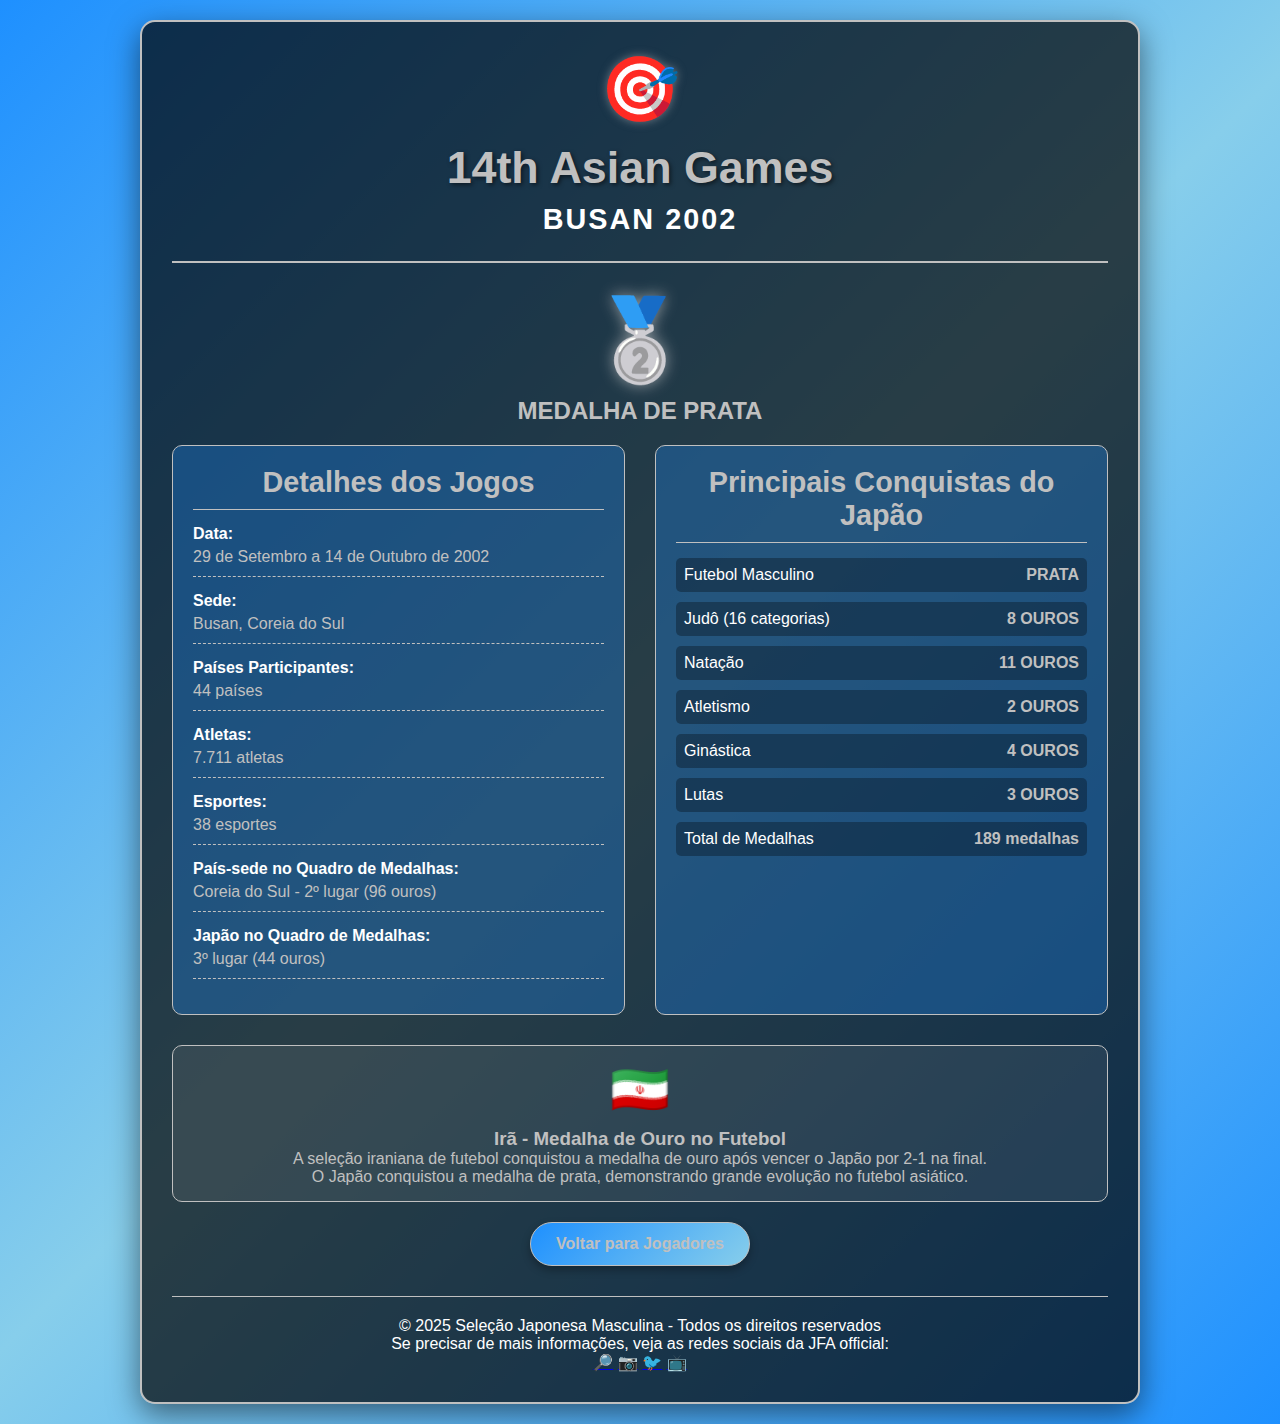
<file: Asian_games2002.html>
<!DOCTYPE html>
<html lang="pt-br">
<head>
    <meta charset="UTF-8">
    <meta name="viewport" content="width=device-width, initial-scale=1.0">
    <title>Asian Games 2002 - Busan</title>
    <link rel="stylesheet" href="style6.css">
</head>
<body>
    <div class="container">
        <header>
            <div class="games-icon">🎯</div>
            <h1>14th Asian Games</h1>
            <p class="subtitle">BUSAN 2002</p>
        </header>
        
        <div class="silver-medal">
            <div class="medal-icon">🥈</div>
            <div class="medal-text">MEDALHA DE PRATA</div>
        </div>
        
        <div class="content">
            <div class="games-details">
                <h2 class="section-title">Detalhes dos Jogos</h2>
                
                <div class="detail-item">
                    <span class="detail-label">Data:</span>
                    <span class="detail-value">29 de Setembro a 14 de Outubro de 2002</span>
                </div>
                
                <div class="detail-item">
                    <span class="detail-label">Sede:</span>
                    <span class="detail-value">Busan, Coreia do Sul</span>
                </div>
                
                <div class="detail-item">
                    <span class="detail-label">Países Participantes:</span>
                    <span class="detail-value">44 países</span>
                </div>
                
                <div class="detail-item">
                    <span class="detail-label">Atletas:</span>
                    <span class="detail-value">7.711 atletas</span>
                </div>
                
                <div class="detail-item">
                    <span class="detail-label">Esportes:</span>
                    <span class="detail-value">38 esportes</span>
                </div>
                
                <div class="detail-item">
                    <span class="detail-label">País-sede no Quadro de Medalhas:</span>
                    <span class="detail-value">Coreia do Sul - 2º lugar (96 ouros)</span>
                </div>
                
                <div class="detail-item">
                    <span class="detail-label">Japão no Quadro de Medalhas:</span>
                    <span class="detail-value">3º lugar (44 ouros)</span>
                </div>
            </div>
            
            <div class="team-performance">
                <h2 class="section-title">Principais Conquistas do Japão</h2>
                
                <div class="sport-result">
                    <div class="sport-event">Futebol Masculino</div>
                    <div class="sport-medal">PRATA</div>
                </div>
                
                <div class="sport-result">
                    <div class="sport-event">Judô (16 categorias)</div>
                    <div class="sport-medal">8 OUROS</div>
                </div>
                
                <div class="sport-result">
                    <div class="sport-event">Natação</div>
                    <div class="sport-medal">11 OUROS</div>
                </div>
                
                <div class="sport-result">
                    <div class="sport-event">Atletismo</div>
                    <div class="sport-medal">2 OUROS</div>
                </div>
                
                <div class="sport-result">
                    <div class="sport-event">Ginástica</div>
                    <div class="sport-medal">4 OUROS</div>
                </div>
                
                <div class="sport-result">
                    <div class="sport-event">Lutas</div>
                    <div class="sport-medal">3 OUROS</div>
                </div>
                
                <div class="sport-result">
                    <div class="sport-event">Total de Medalhas</div>
                    <div class="sport-medal">189 medalhas</div>
                </div>
            </div>
        </div>
        
        <div class="champion-info">
            <div class="champion-flag">🇮🇷</div>
            <h3>Irã - Medalha de Ouro no Futebol</h3>
            <p>A seleção iraniana de futebol conquistou a medalha de ouro após vencer o Japão por 2-1 na final.</p>
            <p>O Japão conquistou a medalha de prata, demonstrando grande evolução no futebol asiático.</p>
        </div>
        
        <div style="text-align: center;">
            <a href="javascript:window.close()" class="btn-back">Voltar para Jogadores</a>
        </div>
        
        <footer>
        <p>&copy; 2025 Seleção Japonesa Masculina - Todos os direitos reservados</p>

        <div class="social-info">
            Se precisar de mais informações, veja as redes sociais da JFA official:
        </div>
        <div class="social-links">
            <a href="https://www.jfa.jp/eng/" target="_blank" title="Site Oficial">🔎</a>
            <a href="https://www.instagram.com/japanfootballassociation/" target="_blank" title="Instagram">📷</a>
            <a href="https://twitter.com/jfa_samuraiblue" target="_blank" title="Twitter">🐦</a>
            <a href="https://www.youtube.com/@jfa" target="_blank" title="YouTube">📺</a>
        </div>
        </footer>
    <script>
        document.querySelectorAll('nav a').forEach(anchor => {
            anchor.addEventListener('click', function(e) {
                e.preventDefault();
                const targetId = this.getAttribute('href');
                const targetElement = document.querySelector(targetId);
                window.scrollTo({
                    top: targetElement.offsetTop - 80,
                    behavior: 'smooth'
                });
            });
        });
    </script>
    </div>
</body>
</html>
</file>
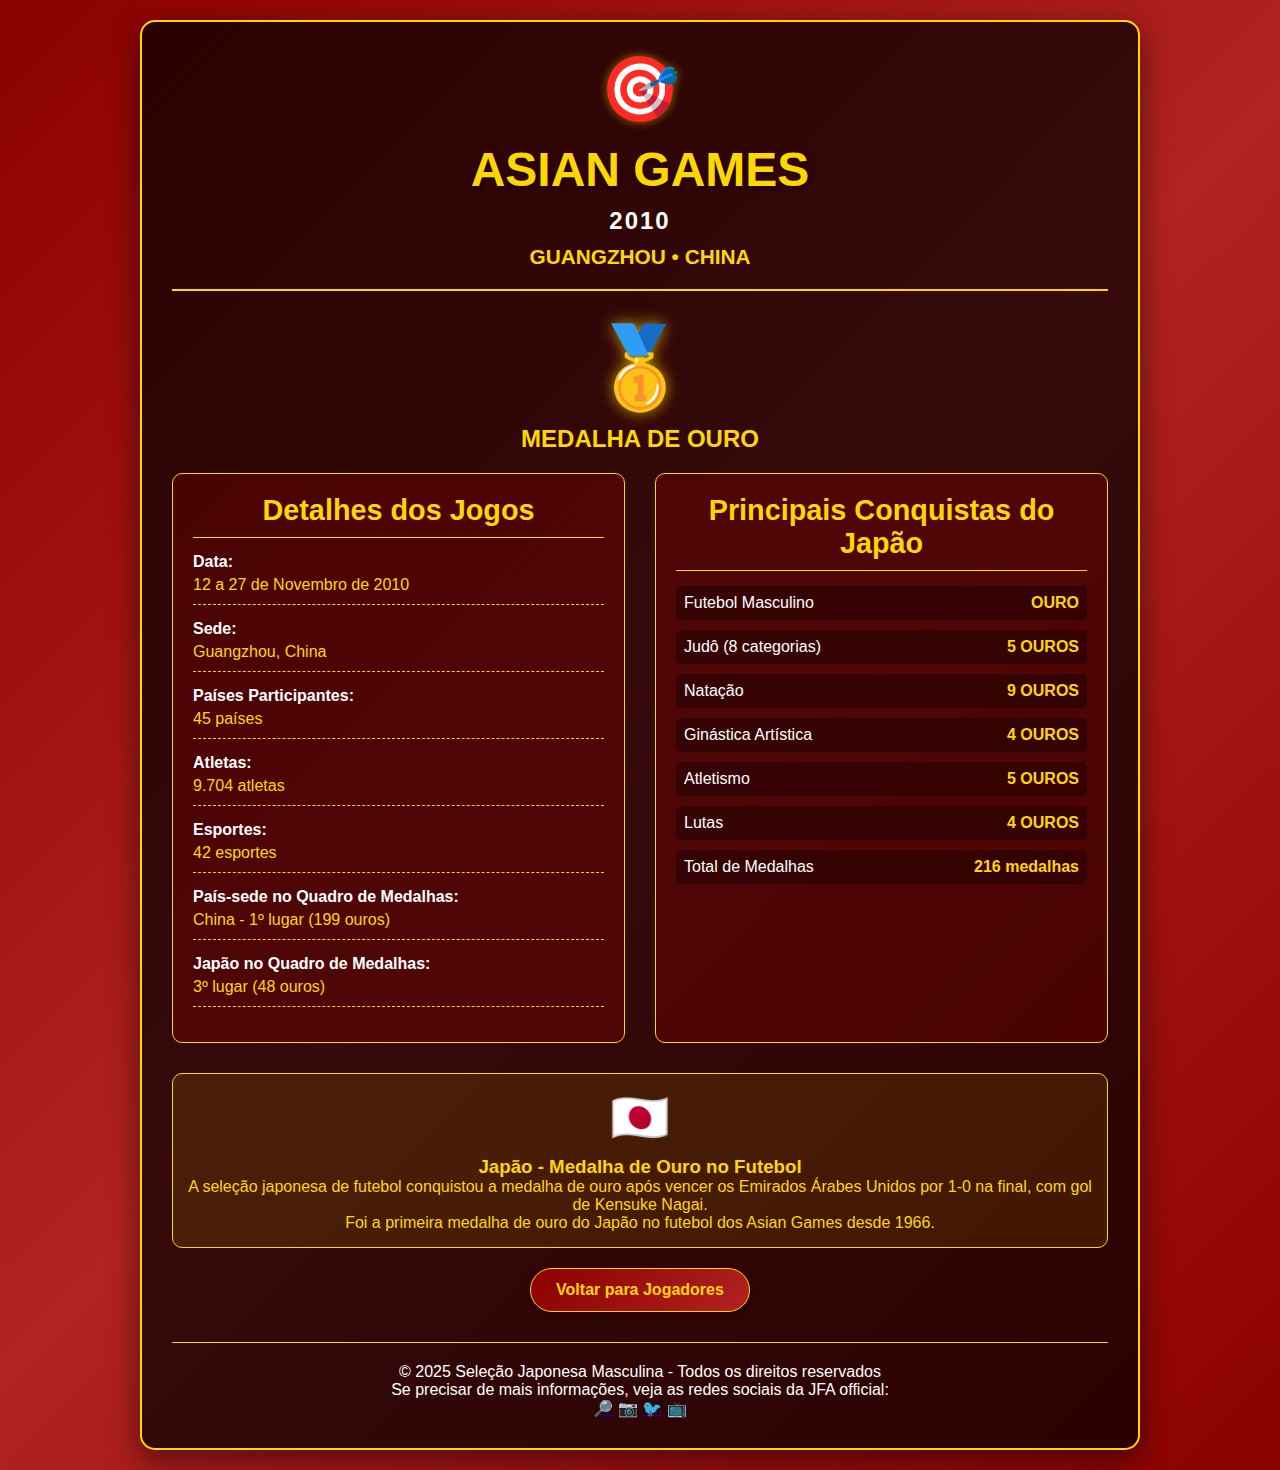
<file: Asian_games2010.html>
<!DOCTYPE html>
<html lang="pt-br">
<head>
    <meta charset="UTF-8">
    <meta name="viewport" content="width=device-width, initial-scale=1.0">
    <title>Asian Games 2010 - Guangzhou</title>
    <link rel="stylesheet" href="style5.css">
</head>
<body>
    <div class="container">
        <header>
            <div class="games-icon">🎯</div>
            <h1>ASIAN GAMES</h1>
            <p class="subtitle">2010</p>
            <p class="host-city">GUANGZHOU • CHINA</p>
        </header>
        
        <div class="gold-medal">
            <div class="medal-icon">🥇</div>
            <div class="medal-text">MEDALHA DE OURO</div>
        </div>
        
        <div class="content">
            <div class="games-details">
                <h2 class="section-title">Detalhes dos Jogos</h2>
                
                <div class="detail-item">
                    <span class="detail-label">Data:</span>
                    <span class="detail-value">12 a 27 de Novembro de 2010</span>
                </div>
                
                <div class="detail-item">
                    <span class="detail-label">Sede:</span>
                    <span class="detail-value">Guangzhou, China</span>
                </div>
                
                <div class="detail-item">
                    <span class="detail-label">Países Participantes:</span>
                    <span class="detail-value">45 países</span>
                </div>
                
                <div class="detail-item">
                    <span class="detail-label">Atletas:</span>
                    <span class="detail-value">9.704 atletas</span>
                </div>
                
                <div class="detail-item">
                    <span class="detail-label">Esportes:</span>
                    <span class="detail-value">42 esportes</span>
                </div>
                
                <div class="detail-item">
                    <span class="detail-label">País-sede no Quadro de Medalhas:</span>
                    <span class="detail-value">China - 1º lugar (199 ouros)</span>
                </div>
                
                <div class="detail-item">
                    <span class="detail-label">Japão no Quadro de Medalhas:</span>
                    <span class="detail-value">3º lugar (48 ouros)</span>
                </div>
            </div>
            
            <div class="team-performance">
                <h2 class="section-title">Principais Conquistas do Japão</h2>
                
                <div class="sport-result">
                    <div class="sport-event">Futebol Masculino</div>
                    <div class="sport-medal">OURO</div>
                </div>
                
                <div class="sport-result">
                    <div class="sport-event">Judô (8 categorias)</div>
                    <div class="sport-medal">5 OUROS</div>
                </div>
                
                <div class="sport-result">
                    <div class="sport-event">Natação</div>
                    <div class="sport-medal">9 OUROS</div>
                </div>
                
                <div class="sport-result">
                    <div class="sport-event">Ginástica Artística</div>
                    <div class="sport-medal">4 OUROS</div>
                </div>
                
                <div class="sport-result">
                    <div class="sport-event">Atletismo</div>
                    <div class="sport-medal">5 OUROS</div>
                </div>
                
                <div class="sport-result">
                    <div class="sport-event">Lutas</div>
                    <div class="sport-medal">4 OUROS</div>
                </div>
                
                <div class="sport-result">
                    <div class="sport-event">Total de Medalhas</div>
                    <div class="sport-medal">216 medalhas</div>
                </div>
            </div>
        </div>
        
        <div class="champion-info">
            <div class="champion-flag">🇯🇵</div>
            <h3>Japão - Medalha de Ouro no Futebol</h3>
            <p>A seleção japonesa de futebol conquistou a medalha de ouro após vencer os Emirados Árabes Unidos por 1-0 na final, com gol de Kensuke Nagai.</p>
            <p>Foi a primeira medalha de ouro do Japão no futebol dos Asian Games desde 1966.</p>
        </div>
        
        <div style="text-align: center;">
            <a href="javascript:window.close()" class="btn-back">Voltar para Jogadores</a>
        </div>
        
        <footer>
        <p>&copy; 2025 Seleção Japonesa Masculina - Todos os direitos reservados</p>

        <div class="social-info">
            Se precisar de mais informações, veja as redes sociais da JFA official:
        </div>
        <div class="social-links">
            <a href="https://www.jfa.jp/eng/" target="_blank" title="Site Oficial">🔎</a>
            <a href="https://www.instagram.com/japanfootballassociation/" target="_blank" title="Instagram">📷</a>
            <a href="https://twitter.com/jfa_samuraiblue" target="_blank" title="Twitter">🐦</a>
            <a href="https://www.youtube.com/@jfa" target="_blank" title="YouTube">📺</a>
        </div>
        </footer>
    <script>
        document.querySelectorAll('nav a').forEach(anchor => {
            anchor.addEventListener('click', function(e) {
                e.preventDefault();
                const targetId = this.getAttribute('href');
                const targetElement = document.querySelector(targetId);
                window.scrollTo({
                    top: targetElement.offsetTop - 80,
                    behavior: 'smooth'
                });
            });
        });
    </script>
    </div>
</body>
</html>
</file>
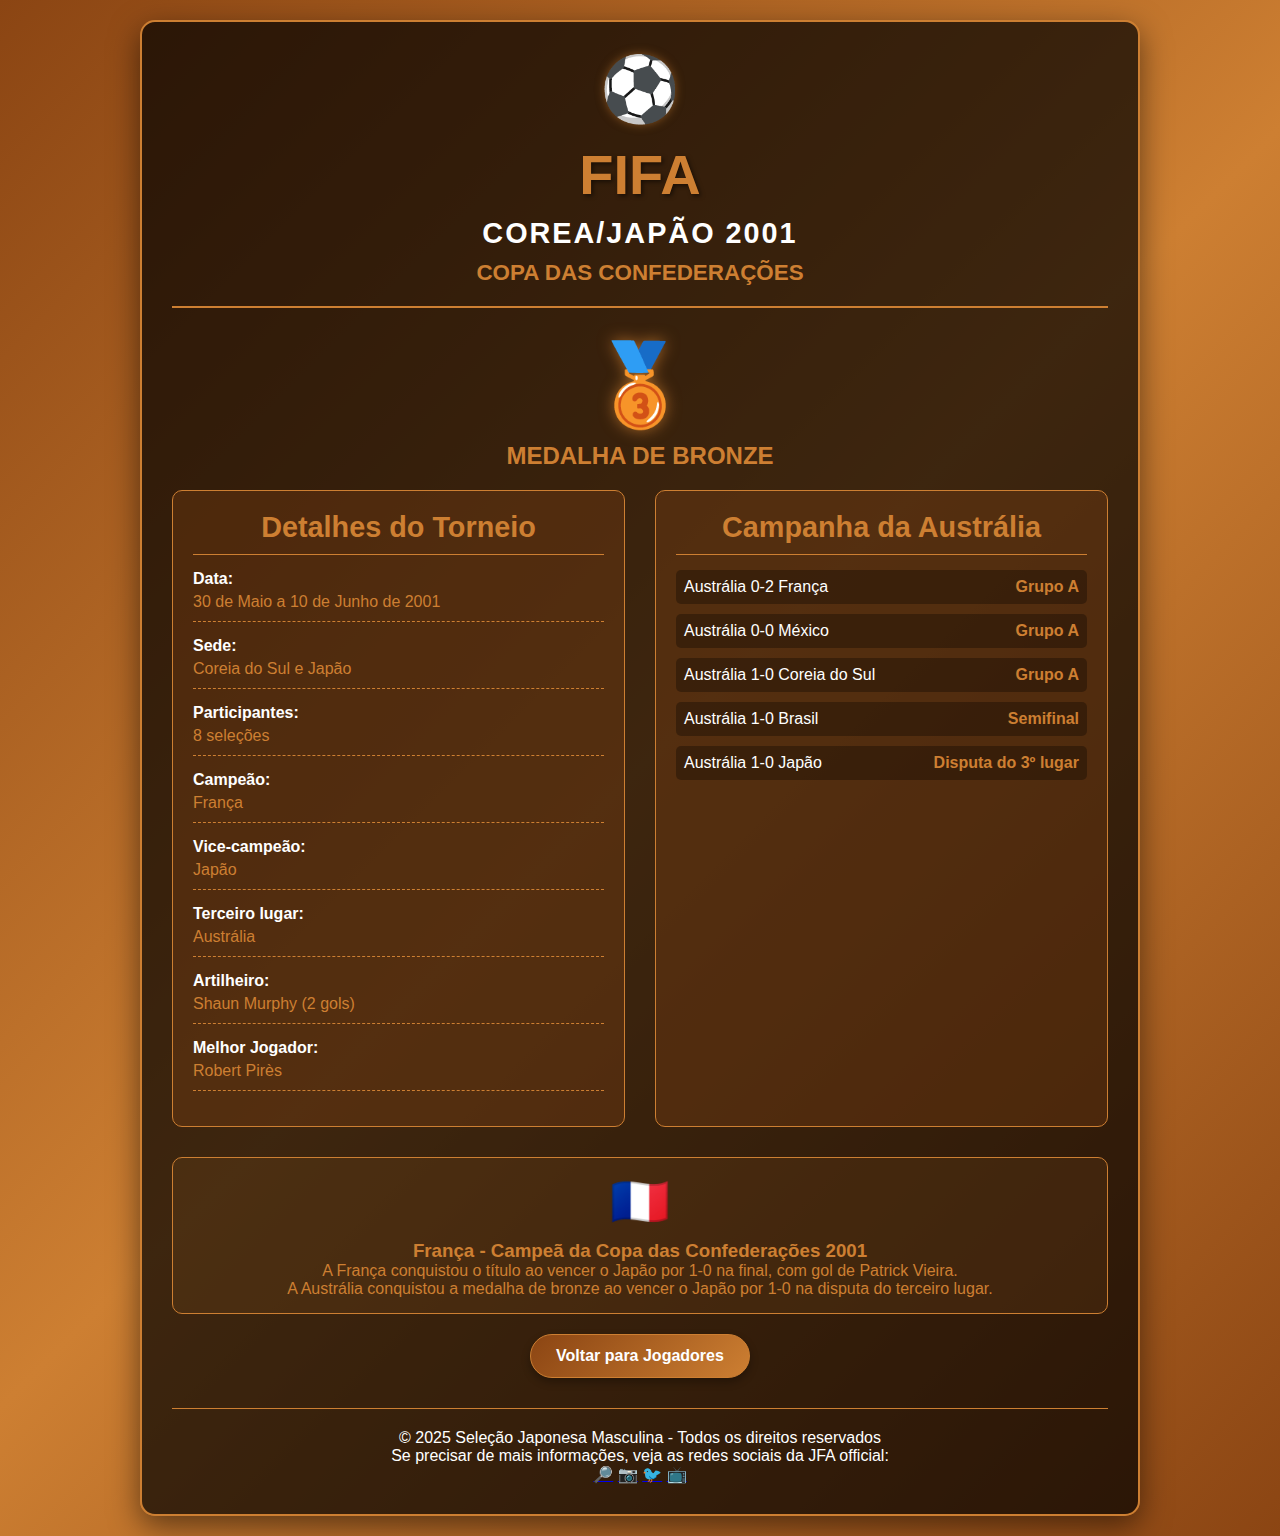
<file: FIFA_confederations_cup2001.html>
<!DOCTYPE html>
<html lang="pt-br">
<head>
    <meta charset="UTF-8">
    <meta name="viewport" content="width=device-width, initial-scale=1.0">
    <title>Copa das Confederações 2001 - Coreia/Japão</title>
    <link rel="stylesheet" href="style7.css">
</head>
<body>
    <div class="container">
        <header>
            <div class="fifa-icon">⚽</div>
            <h1>FIFA</h1>
            <p class="subtitle">COREA/JAPÃO 2001</p>
            <div class="host-countries">COPA DAS CONFEDERAÇÕES</div>
        </header>
        
        <div class="bronze-medal">
            <div class="medal-icon">🥉</div>
            <div class="medal-text">MEDALHA DE BRONZE</div>
        </div>
        
        <div class="content">
            <div class="tournament-details">
                <h2 class="section-title">Detalhes do Torneio</h2>
                
                <div class="detail-item">
                    <span class="detail-label">Data:</span>
                    <span class="detail-value">30 de Maio a 10 de Junho de 2001</span>
                </div>
                
                <div class="detail-item">
                    <span class="detail-label">Sede:</span>
                    <span class="detail-value">Coreia do Sul e Japão</span>
                </div>
                
                <div class="detail-item">
                    <span class="detail-label">Participantes:</span>
                    <span class="detail-value">8 seleções</span>
                </div>
                
                <div class="detail-item">
                    <span class="detail-label">Campeão:</span>
                    <span class="detail-value">França</span>
                </div>
                
                <div class="detail-item">
                    <span class="detail-label">Vice-campeão:</span>
                    <span class="detail-value">Japão</span>
                </div>
                
                <div class="detail-item">
                    <span class="detail-label">Terceiro lugar:</span>
                    <span class="detail-value">Austrália</span>
                </div>
                
                <div class="detail-item">
                    <span class="detail-label">Artilheiro:</span>
                    <span class="detail-value">Shaun Murphy (2 gols)</span>
                </div>
                
                <div class="detail-item">
                    <span class="detail-label">Melhor Jogador:</span>
                    <span class="detail-value">Robert Pirès</span>
                </div>
            </div>
            
            <div class="team-performance">
                <h2 class="section-title">Campanha da Austrália</h2>
                
                <div class="match-result">
                    <div class="match-teams">Austrália 0-2 França</div>
                    <div class="match-score">Grupo A</div>
                </div>
                
                <div class="match-result">
                    <div class="match-teams">Austrália 0-0 México</div>
                    <div class="match-score">Grupo A</div>
                </div>
                
                <div class="match-result">
                    <div class="match-teams">Austrália 1-0 Coreia do Sul</div>
                    <div class="match-score">Grupo A</div>
                </div>
                
                <div class="match-result">
                    <div class="match-teams">Austrália 1-0 Brasil</div>
                    <div class="match-score">Semifinal</div>
                </div>
                
                <div class="match-result">
                    <div class="match-teams">Austrália 1-0 Japão</div>
                    <div class="match-score">Disputa do 3º lugar</div>
                </div>
            </div>
        </div>
        
        <div class="champion-info">
            <div class="champion-flag">🇫🇷</div>
            <h3>França - Campeã da Copa das Confederações 2001</h3>
            <p>A França conquistou o título ao vencer o Japão por 1-0 na final, com gol de Patrick Vieira.</p>
            <p>A Austrália conquistou a medalha de bronze ao vencer o Japão por 1-0 na disputa do terceiro lugar.</p>
        </div>
        
        <div style="text-align: center;">
            <a href="javascript:window.close()" class="btn-back">Voltar para Jogadores</a>
        </div>
        
        <footer>
        <p>&copy; 2025 Seleção Japonesa Masculina - Todos os direitos reservados</p>

        <div class="social-info">
            Se precisar de mais informações, veja as redes sociais da JFA official:
        </div>
        <div class="social-links">
            <a href="https://www.jfa.jp/eng/" target="_blank" title="Site Oficial">🔎</a>
            <a href="https://www.instagram.com/japanfootballassociation/" target="_blank" title="Instagram">📷</a>
            <a href="https://twitter.com/jfa_samuraiblue" target="_blank" title="Twitter">🐦</a>
            <a href="https://www.youtube.com/@jfa" target="_blank" title="YouTube">📺</a>
        </div>
        </footer>
    <script>
        document.querySelectorAll('nav a').forEach(anchor => {
            anchor.addEventListener('click', function(e) {
                e.preventDefault();
                const targetId = this.getAttribute('href');
                const targetElement = document.querySelector(targetId);
                window.scrollTo({
                    top: targetElement.offsetTop - 80,
                    behavior: 'smooth'
                });
            });
        });
    </script>
    </div>
</body>
</html>
</file>
<file: style1.css>
* {
            margin: 0;
            padding: 0;
            box-sizing: border-box;
            font-family: 'Segoe UI', Tahoma, Geneva, Verdana, sans-serif;
        }

        :root {
            --primary-color: #8B0000;
            --secondary-color: #FFFFFF;
            --accent-color: #B22222;
            --text-color: #F5F5F5;
            --dark-bg: #1A1A1A;
        }

        body {
            background: 
                linear-gradient(rgba(133, 132, 132, 0.479), rgba(133, 132, 132, 0.479));
            background-size: cover;
            background-position: center;
            background-attachment: fixed;
            color: var(--text-color);
            line-height: 1.6;
            min-height: 100vh;
        }

        header {
            background: 
                linear-gradient(rgba(139, 0, 0, 0.7), rgba(139, 0, 0, 0.7)),
                url('data:image/svg+xml;utf8,<svg xmlns="http://www.w3.org/2000/svg" width="100" height="60" viewBox="0 0 100 60"><rect width="100" height="60" fill="white"/><circle cx="50" cy="30" r="20" fill="%23BC002D"/></svg>');
            background-size: cover;
            background-position: center;
            padding: 2rem 0;
            text-align: center;
            box-shadow: 0 4px 12px rgba(0, 0, 0, 0.3);
            position: relative;
            overflow: hidden;
        }

        header::before {
            content: '';
            position: absolute;
            top: 0;
            left: 0;
            right: 0;
            bottom: 0;
            background: rgba(0, 0, 0, 0.3);
            z-index: 1;
        }

        .logo-container {
            display: flex;
            justify-content: center;
            align-items: center;
            margin-bottom: 1rem;
            position: relative;
            z-index: 2;
        }

        .logo {
            width: 80px;
            height: 80px;
            background-color: var(--secondary-color);
            border-radius: 50%;
            display: flex;
            justify-content: center;
            align-items: center;
            margin-right: 1rem;
            box-shadow: 0 0 10px rgba(243, 242, 242, 0.2);
        }

        .logo-circle {
            width: 60px;
            height: 60px;
            background-color: var(--primary-color);
            border-radius: 50%;
            display: flex;
            justify-content: center;
            align-items: center;
        }

        h1 {
            color: var(--secondary-color);
            font-size: 2.5rem;
            text-transform: uppercase;
            letter-spacing: 2px;
            text-shadow: 2px 2px 4px rgba(0, 0, 0, 0.5);
            position: relative;
            z-index: 2;
        }

        nav {
            background-color: var(--accent-color);
            padding: 1rem 0;
            position: sticky;
            top: 0;
            z-index: 100;
            box-shadow: 0 2px 10px rgba(134, 133, 133, 0.651);
        }

        nav ul {
            display: flex;
            justify-content: center;
            list-style: none;
        }

        nav li {
            margin: 0 1.5rem;
        }

        nav a {
            color: var(--secondary-color);
            text-decoration: none;
            font-weight: bold;
            font-size: 1.1rem;
            transition: all 0.3s ease;
            padding: 0.5rem 1rem;
            border-radius: 4px;
        }

        nav a:hover {
            background-color: var(--primary-color);
            transform: translateY(-2px);
        }

        .container {
            max-width: 1200px;
            margin: 0 auto;
            padding: 2rem;
            position: relative;
            z-index: 1;
        }

        section {
            margin-bottom: 4rem;
            padding: 2rem;
            background-color: rgb(141, 6, 6);
            border-radius: 8px;
            box-shadow: 0 4px 15px rgba(0, 0, 0, 0.2);
            backdrop-filter: blur(5px);
            border: 1px solid rgba(255, 255, 255, 0.1);
        }

        h2 {
            color: var(--secondary-color);
            border-bottom: 2px solid var(--accent-color);
            padding-bottom: 0.5rem;
            margin-bottom: 1.5rem;
            font-size: 2rem;
        }

        .players-grid {
            display: grid;
            grid-template-columns: repeat(auto-fill, minmax(250px, 1fr));
            gap: 2rem;
        }

        .player-card {
            background-color: rgba(255, 255, 255, 0.05);
            border-radius: 8px;
            overflow: hidden;
            transition: transform 0.3s ease, box-shadow 0.3s ease;
            box-shadow: 0 4px 8px rgba(0, 0, 0, 0.2);
            backdrop-filter: blur(10px);
            border: 1px solid rgba(255, 255, 255, 0.1);
        }

        .player-card.hidden {
            display: none;
        }

        .player-card:hover {
            transform: translateY(-5px);
            box-shadow: 0 8px 16px rgba(0, 0, 0, 0.3);
            background-color: rgba(255, 255, 255, 0.08);
        }

        .player-image {
            height: 200px;
            background-color: rgb(243, 243, 242);
            display: flex;
            justify-content: center;
            align-items: center;
            overflow: hidden;
            position: relative;
        }

        .player-image img {
            width: 65%;
            height: 100%;
            object-fit: cover;
        }

        .player-info {
            padding: 1.5rem;
        }

        .player-info h3 {
            color: var(--secondary-color);
            margin-bottom: 0.5rem;
        }

        .player-info p {
            color: #CCCCCC;
            margin-bottom: 0.5rem;
        }

        .medals-container {
            display: flex;
            flex-wrap: wrap;
            gap: 2rem;
            justify-content: space-around;
        }

        .medal-card {
            background-color: rgba(7, 7, 7, 0.932);
            border-radius: 8px;
            padding: 1.5rem;
            width: 300px;
            text-align: center;
            box-shadow: 0 4px 8px rgba(0, 0, 0, 0.2);
            transition: transform 0.3s ease;
            backdrop-filter: blur(10px);
            border: 1px solid rgba(255, 255, 255, 0.1);
        }

        .medal-card:hover {
            transform: scale(1.05);
        }

        .medal-icon {
            font-size: 3rem;
            margin-bottom: 1rem;
        }

        .gold { color: gold; }
        .silver { color: silver; }
        .bronze { color: #cd7f32; }

        .medal-card h3 {
            color: var(--secondary-color);
            margin-bottom: 1rem;
        }

        .medal-card p {
            color: #5c5c5c;
        }

        .buttons-container {
            text-align: center;
            margin-top: 2rem;
        }

        .toggle-btn {
            background-color: var(--accent-color);
            color: var(--secondary-color);
            border: none;
            padding: 12px 30px;
            font-size: 1.1rem;
            border-radius: 5px;
            cursor: pointer;
            transition: all 0.3s ease;
            box-shadow: 0 4px 8px rgba(0, 0, 0, 0.2);
        }

        .toggle-btn:hover {
            background-color: var(--primary-color);
            transform: translateY(-3px);
        }

        .toggle-btn.hidden {
            display: none;
        }

        .photos-grid-2x2 {
            display: grid;
            grid-template-columns: 1fr 1fr;
            gap: 1rem;
            margin: 2rem 0;
            max-width: 500px;
            margin-left: auto;
            margin-right: auto;
        }

        .photo-item {
            border-radius: 8px;
            overflow: hidden;
            box-shadow: 0 4px 8px rgba(0, 0, 0, 0.3);
            transition: transform 0.3s ease;
            aspect-ratio: 1/1;
        }

        .photo-item:hover {
            transform: scale(1.03);
        }

        .photo-item img {
            width: 100%;
            height: 100%;
            object-fit: cover;
        }

        .about-text {
            line-height: 1.8;
            margin-bottom: 2rem;
        }

        .about-text p {
            margin-bottom: 1.5rem;
        }

        footer {
            background-color: var(--primary-color);
            padding: 2rem 0;
            text-align: center;
            margin-top: 2rem;
        }

        footer p {
            color: var(--secondary-color);
            margin-bottom: 1rem;
        }

        .social-links {
            display: flex;
            justify-content: center;
            gap: 1.5rem;
        }

        .social-links a {
            color: var(--secondary-color);
            font-size: 1.5rem;
            transition: transform 0.3s ease;
            text-decoration: none;
        }

        .social-links a:hover {
            transform: translateY(-3px);
        }

        @media (max-width: 768px) {
            nav ul {
                flex-direction: column;
            }
            nav li {
                margin: 0.5rem 0;
            }
            .players-grid {
                grid-template-columns: repeat(auto-fill, minmax(200px, 1fr));
            }
            h1 {
                font-size: 2rem;
            }
            .photos-grid-2x2 {
                max-width: 400px;
            }
        }
</file>
<file: style4.css>
* {
            margin: 0;
            padding: 0;
            box-sizing: border-box;
            font-family: 'Segoe UI', Tahoma, Geneva, Verdana, sans-serif;
        }
        
        body {
            background: linear-gradient(135deg, #8B4513, #CD7F32, #8B4513);
            color: #CD7F32;
            min-height: 100vh;
            padding: 20px;
        }
        
        .container {
            max-width: 1000px;
            margin: 0 auto;
            background-color: rgba(0, 0, 0, 0.7);
            border-radius: 15px;
            padding: 30px;
            box-shadow: 0 10px 30px rgba(0, 0, 0, 0.5);
            border: 2px solid #CD7F32;
        }
        
        header {
            text-align: center;
            margin-bottom: 30px;
            padding-bottom: 20px;
            border-bottom: 2px solid #CD7F32;
        }
        
        .trophy-icon {
            font-size: 4rem;
            margin-bottom: 15px;
            text-shadow: 0 0 10px rgba(205, 127, 50, 0.5);
        }
        
        h1 {
            color: #CD7F32;
            font-size: 2.8rem;
            margin-bottom: 10px;
            text-shadow: 2px 2px 4px rgba(0, 0, 0, 0.5);
        }
        
        .year {
            color: #FFFFFF;
            font-size: 2rem;
            font-weight: bold;
            margin-bottom: 15px;
        }
        
        .host-countries {
            color: #FFFFFF;
            font-size: 1.3rem;
            font-weight: bold;
            letter-spacing: 1px;
            margin-bottom: 10px;
        }
        
        .content {
            display: grid;
            grid-template-columns: 1fr 1fr;
            gap: 30px;
            margin-bottom: 30px;
        }
        
        .tournament-details, .team-performance {
            background-color: rgba(139, 69, 19, 0.3);
            padding: 20px;
            border-radius: 10px;
            border: 1px solid #CD7F32;
        }
        
        .section-title {
            color: #CD7F32;
            font-size: 1.8rem;
            margin-bottom: 15px;
            text-align: center;
            border-bottom: 1px solid #CD7F32;
            padding-bottom: 10px;
        }
        
        .detail-item {
            margin-bottom: 15px;
            padding-bottom: 10px;
            border-bottom: 1px dashed #CD7F32;
        }
        
        .detail-label {
            font-weight: bold;
            color: #FFFFFF;
            display: block;
            margin-bottom: 5px;
        }
        
        .detail-value {
            color: #CD7F32;
        }
        
        .match-result {
            display: flex;
            justify-content: space-between;
            margin-bottom: 10px;
            padding: 8px;
            background-color: rgba(0, 0, 0, 0.3);
            border-radius: 5px;
        }
        
        .match-teams {
            color: #FFFFFF;
        }
        
        .match-score {
            color: #CD7F32;
            font-weight: bold;
        }
        
        .bronze-medal {
            text-align: center;
            margin: 20px 0;
        }
        
        .medal-icon {
            font-size: 5rem;
            margin-bottom: 10px;
            text-shadow: 0 0 15px rgba(205, 127, 50, 0.7);
        }
        
        .medal-text {
            color: #CD7F32;
            font-size: 1.5rem;
            font-weight: bold;
        }
        
        .champion-info {
            text-align: center;
            margin-top: 20px;
            padding: 15px;
            background-color: rgba(205, 127, 50, 0.1);
            border-radius: 10px;
            border: 1px solid #CD7F32;
        }
        
        .champion-flag {
            font-size: 3rem;
            margin-bottom: 10px;
        }
        
        .btn-back {
            display: inline-block;
            background: linear-gradient(135deg, #8B4513, #CD7F32);
            color: #FFFFFF;
            padding: 12px 25px;
            border-radius: 30px;
            text-decoration: none;
            font-weight: bold;
            transition: all 0.3s ease;
            box-shadow: 0 4px 8px rgba(0, 0, 0, 0.3);
            border: 1px solid #CD7F32;
            text-align: center;
            margin-top: 20px;
        }
        
        .btn-back:hover {
            transform: translateY(-3px);
            box-shadow: 0 6px 12px rgba(0, 0, 0, 0.4);
            background: linear-gradient(135deg, #CD7F32, #8B4513);
        }
        
        footer {
            text-align: center;
            margin-top: 30px;
            padding-top: 20px;
            border-top: 1px solid #CD7F32;
            color: #FFFFFF;
        }
        
        @media (max-width: 768px) {
            .content {
                grid-template-columns: 1fr;
            }
            
            h1 {
                font-size: 2.2rem;
            }
            
            .year {
                font-size: 1.5rem;
            }
            
            .host-countries {
                font-size: 1.1rem;
            }
        }
</file>
<file: style3.css>
* {
            margin: 0;
            padding: 0;
            box-sizing: border-box;
            font-family: 'Segoe UI', Tahoma, Geneva, Verdana, sans-serif;
        }
        
        body {
            background: linear-gradient(135deg, blue, #87CEEB, blue);
            color: #C0C0C0;
            min-height: 100vh;
            padding: 20px;
        }
        
        .container {
            max-width: 1000px;
            margin: 0 auto;
            background-color: rgba(0, 0, 0, 0.7);
            border-radius: 15px;
            padding: 30px;
            box-shadow: 0 10px 30px rgba(0, 0, 0, 0.5);
            border: 2px solid #C0C0C0;
        }
        
        header {
            text-align: center;
            margin-bottom: 30px;
            padding-bottom: 20px;
            border-bottom: 2px solid #C0C0C0;
        }
        
        .trophy-icon {
            font-size: 4rem;
            margin-bottom: 15px;
            text-shadow: 0 0 10px rgba(192, 192, 192, 0.5);
        }
        
        h1 {
            color: #C0C0C0;
            font-size: 3rem;
            margin-bottom: 10px;
            text-shadow: 2px 2px 4px rgba(0, 0, 0, 0.5);
        }
        
        .subtitle {
            color: #FFFFFF;
            font-size: 1.5rem;
            font-weight: bold;
            letter-spacing: 2px;
        }
        
        .content {
            display: grid;
            grid-template-columns: 1fr 1fr;
            gap: 30px;
            margin-bottom: 30px;
        }
        
        .tournament-details, .team-performance {
            background-color: rgba(0, 0, 139, 0.3);
            padding: 20px;
            border-radius: 10px;
            border: 1px solid #C0C0C0;
        }
        
        .section-title {
            color: #C0C0C0;
            font-size: 1.8rem;
            margin-bottom: 15px;
            text-align: center;
            border-bottom: 1px solid #C0C0C0;
            padding-bottom: 10px;
        }
        
        .detail-item {
            margin-bottom: 15px;
            padding-bottom: 10px;
            border-bottom: 1px dashed #C0C0C0;
        }
        
        .detail-label {
            font-weight: bold;
            color: #FFFFFF;
            display: block;
            margin-bottom: 5px;
        }
        
        .detail-value {
            color: #C0C0C0;
        }
        
        .match-result {
            display: flex;
            justify-content: space-between;
            margin-bottom: 10px;
            padding: 8px;
            background-color: rgba(0, 0, 0, 0.3);
            border-radius: 5px;
        }
        
        .match-teams {
            color: #FFFFFF;
        }
        
        .match-score {
            color: #C0C0C0;
            font-weight: bold;
        }
        
        .silver-medal {
            text-align: center;
            margin: 20px 0;
        }
        
        .medal-icon {
            font-size: 5rem;
            margin-bottom: 10px;
            text-shadow: 0 0 15px rgba(192, 192, 192, 0.7);
        }
        
        .medal-text {
            color: #C0C0C0;
            font-size: 1.5rem;
            font-weight: bold;
        }
        
        .champion-info {
            text-align: center;
            margin-top: 20px;
            padding: 15px;
            background-color: rgba(192, 192, 192, 0.1);
            border-radius: 10px;
            border: 1px solid #C0C0C0;
        }
        
        .champion-flag {
            font-size: 3rem;
            margin-bottom: 10px;
        }
        
        .btn-back {
            display: inline-block;
            background: linear-gradient(135deg, #00008B, #1E90FF);
            color: #C0C0C0;
            padding: 12px 25px;
            border-radius: 30px;
            text-decoration: none;
            font-weight: bold;
            transition: all 0.3s ease;
            box-shadow: 0 4px 8px rgba(0, 0, 0, 0.3);
            border: 1px solid #C0C0C0;
            text-align: center;
            margin-top: 20px;
        }
        
        .btn-back:hover {
            transform: translateY(-3px);
            box-shadow: 0 6px 12px rgba(0, 0, 0, 0.4);
            background: linear-gradient(135deg, #1E90FF, #00008B);
        }
        
        footer {
            text-align: center;
            margin-top: 30px;
            padding-top: 20px;
            border-top: 1px solid #C0C0C0;
            color: #FFFFFF;
        }
        
        @media (max-width: 768px) {
            .content {
                grid-template-columns: 1fr;
            }
            
            h1 {
                font-size: 2.2rem;
            }
            
            .subtitle {
                font-size: 1.2rem;
            }
        }
</file>
<file: style6.css>
* {
            margin: 0;
            padding: 0;
            box-sizing: border-box;
            font-family: 'Segoe UI', Tahoma, Geneva, Verdana, sans-serif;
        }
        
        body {
            background: linear-gradient(135deg, #1E90FF, #87CEEB, #1E90FF);
            color: #C0C0C0;
            min-height: 100vh;
            padding: 20px;
        }
        
        .container {
            max-width: 1000px;
            margin: 0 auto;
            background-color: rgba(0, 0, 0, 0.7);
            border-radius: 15px;
            padding: 30px;
            box-shadow: 0 10px 30px rgba(0, 0, 0, 0.5);
            border: 2px solid #C0C0C0;
        }
        
        header {
            text-align: center;
            margin-bottom: 30px;
            padding-bottom: 20px;
            border-bottom: 2px solid #C0C0C0;
        }
        
        .games-icon {
            font-size: 4rem;
            margin-bottom: 15px;
            text-shadow: 0 0 10px rgba(192, 192, 192, 0.5);
        }
        
        h1 {
            color: #C0C0C0;
            font-size: 2.8rem;
            margin-bottom: 10px;
            text-shadow: 2px 2px 4px rgba(0, 0, 0, 0.5);
        }
        
        .subtitle {
            color: #FFFFFF;
            font-size: 1.8rem;
            font-weight: bold;
            letter-spacing: 2px;
            margin-bottom: 5px;
        }
        
        .host-city {
            color: #C0C0C0;
            font-size: 1.5rem;
            margin-top: 10px;
            font-weight: bold;
        }
        
        .content {
            display: grid;
            grid-template-columns: 1fr 1fr;
            gap: 30px;
            margin-bottom: 30px;
        }
        
        .games-details, .team-performance {
            background-color: rgba(30, 144, 255, 0.3);
            padding: 20px;
            border-radius: 10px;
            border: 1px solid #C0C0C0;
        }
        
        .section-title {
            color: #C0C0C0;
            font-size: 1.8rem;
            margin-bottom: 15px;
            text-align: center;
            border-bottom: 1px solid #C0C0C0;
            padding-bottom: 10px;
        }
        
        .detail-item {
            margin-bottom: 15px;
            padding-bottom: 10px;
            border-bottom: 1px dashed #C0C0C0;
        }
        
        .detail-label {
            font-weight: bold;
            color: #FFFFFF;
            display: block;
            margin-bottom: 5px;
        }
        
        .detail-value {
            color: #C0C0C0;
        }
        
        .sport-result {
            display: flex;
            justify-content: space-between;
            margin-bottom: 10px;
            padding: 8px;
            background-color: rgba(0, 0, 0, 0.3);
            border-radius: 5px;
        }
        
        .sport-event {
            color: #FFFFFF;
        }
        
        .sport-medal {
            color: #C0C0C0;
            font-weight: bold;
        }
        
        .silver-medal {
            text-align: center;
            margin: 20px 0;
        }
        
        .medal-icon {
            font-size: 5rem;
            margin-bottom: 10px;
            text-shadow: 0 0 15px rgba(192, 192, 192, 0.7);
        }
        
        .medal-text {
            color: #C0C0C0;
            font-size: 1.5rem;
            font-weight: bold;
        }
        
        .champion-info {
            text-align: center;
            margin-top: 20px;
            padding: 15px;
            background-color: rgba(192, 192, 192, 0.1);
            border-radius: 10px;
            border: 1px solid #C0C0C0;
        }
        
        .champion-flag {
            font-size: 3rem;
            margin-bottom: 10px;
        }
        
        .btn-back {
            display: inline-block;
            background: linear-gradient(135deg, #1E90FF, #87CEEB);
            color: #C0C0C0;
            padding: 12px 25px;
            border-radius: 30px;
            text-decoration: none;
            font-weight: bold;
            transition: all 0.3s ease;
            box-shadow: 0 4px 8px rgba(0, 0, 0, 0.3);
            border: 1px solid #C0C0C0;
            text-align: center;
            margin-top: 20px;
        }
        
        .btn-back:hover {
            transform: translateY(-3px);
            box-shadow: 0 6px 12px rgba(0, 0, 0, 0.4);
            background: linear-gradient(135deg, #87CEEB, #1E90FF);
        }
        
        footer {
            text-align: center;
            margin-top: 30px;
            padding-top: 20px;
            border-top: 1px solid #C0C0C0;
            color: #FFFFFF;
        }
        
        @media (max-width: 768px) {
            .content {
                grid-template-columns: 1fr;
            }
            
            h1 {
                font-size: 2.2rem;
            }
            
            .subtitle {
                font-size: 1.4rem;
            }
        }
</file>
<file: style5.css>
* {
            margin: 0;
            padding: 0;
            box-sizing: border-box;
            font-family: 'Segoe UI', Tahoma, Geneva, Verdana, sans-serif;
        }
        
        body {
            background: linear-gradient(135deg, #8B0000, #B22222, #8B0000);
            color: #FFD700;
            min-height: 100vh;
            padding: 20px;
        }
        
        .container {
            max-width: 1000px;
            margin: 0 auto;
            background-color: rgba(0, 0, 0, 0.7);
            border-radius: 15px;
            padding: 30px;
            box-shadow: 0 10px 30px rgba(0, 0, 0, 0.5);
            border: 2px solid #FFD700;
        }
        
        header {
            text-align: center;
            margin-bottom: 30px;
            padding-bottom: 20px;
            border-bottom: 2px solid #FFD700;
        }
        
        .games-icon {
            font-size: 4rem;
            margin-bottom: 15px;
            text-shadow: 0 0 10px rgba(255, 215, 0, 0.5);
        }
        
        h1 {
            color: #FFD700;
            font-size: 3rem;
            margin-bottom: 10px;
            text-shadow: 2px 2px 4px rgba(0, 0, 0, 0.5);
        }
        
        .subtitle {
            color: #FFFFFF;
            font-size: 1.5rem;
            font-weight: bold;
            letter-spacing: 2px;
        }
        
        .host-city {
            color: #FFD700;
            font-size: 1.3rem;
            margin-top: 10px;
            font-weight: bold;
        }
        
        .content {
            display: grid;
            grid-template-columns: 1fr 1fr;
            gap: 30px;
            margin-bottom: 30px;
        }
        
        .games-details, .team-performance {
            background-color: rgba(139, 0, 0, 0.3);
            padding: 20px;
            border-radius: 10px;
            border: 1px solid #FFD700;
        }
        
        .section-title {
            color: #FFD700;
            font-size: 1.8rem;
            margin-bottom: 15px;
            text-align: center;
            border-bottom: 1px solid #FFD700;
            padding-bottom: 10px;
        }
        
        .detail-item {
            margin-bottom: 15px;
            padding-bottom: 10px;
            border-bottom: 1px dashed #FFD700;
        }
        
        .detail-label {
            font-weight: bold;
            color: #FFFFFF;
            display: block;
            margin-bottom: 5px;
        }
        
        .detail-value {
            color: #FFD700;
        }
        
        .sport-result {
            display: flex;
            justify-content: space-between;
            margin-bottom: 10px;
            padding: 8px;
            background-color: rgba(0, 0, 0, 0.3);
            border-radius: 5px;
        }
        
        .sport-event {
            color: #FFFFFF;
        }
        
        .sport-medal {
            color: #FFD700;
            font-weight: bold;
        }
        
        .gold-medal {
            text-align: center;
            margin: 20px 0;
        }
        
        .medal-icon {
            font-size: 5rem;
            margin-bottom: 10px;
            text-shadow: 0 0 15px rgba(255, 215, 0, 0.7);
        }
        
        .medal-text {
            color: #FFD700;
            font-size: 1.5rem;
            font-weight: bold;
        }
        
        .champion-info {
            text-align: center;
            margin-top: 20px;
            padding: 15px;
            background-color: rgba(255, 215, 0, 0.1);
            border-radius: 10px;
            border: 1px solid #FFD700;
        }
        
        .champion-flag {
            font-size: 3rem;
            margin-bottom: 10px;
        }
        
        .btn-back {
            display: inline-block;
            background: linear-gradient(135deg, #8B0000, #B22222);
            color: #FFD700;
            padding: 12px 25px;
            border-radius: 30px;
            text-decoration: none;
            font-weight: bold;
            transition: all 0.3s ease;
            box-shadow: 0 4px 8px rgba(0, 0, 0, 0.3);
            border: 1px solid #FFD700;
            text-align: center;
            margin-top: 20px;
        }
        
        .btn-back:hover {
            transform: translateY(-3px);
            box-shadow: 0 6px 12px rgba(0, 0, 0, 0.4);
            background: linear-gradient(135deg, #B22222, #8B0000);
        }
        
        footer {
            text-align: center;
            margin-top: 30px;
            padding-top: 20px;
            border-top: 1px solid #FFD700;
            color: #FFFFFF;
        }
        
        @media (max-width: 768px) {
            .content {
                grid-template-columns: 1fr;
            }
            
            h1 {
                font-size: 2.2rem;
            }
            
            .subtitle {
                font-size: 1.2rem;
            }
        }
</file>
<file: style7.css>
* {
            margin: 0;
            padding: 0;
            box-sizing: border-box;
            font-family: 'Segoe UI', Tahoma, Geneva, Verdana, sans-serif;
        }
        
        body {
            background: linear-gradient(135deg, #8B4513, #CD7F32, #8B4513);
            color: #CD7F32;
            min-height: 100vh;
            padding: 20px;
        }
        
        .container {
            max-width: 1000px;
            margin: 0 auto;
            background-color: rgba(0, 0, 0, 0.7);
            border-radius: 15px;
            padding: 30px;
            box-shadow: 0 10px 30px rgba(0, 0, 0, 0.5);
            border: 2px solid #CD7F32;
        }
        
        header {
            text-align: center;
            margin-bottom: 30px;
            padding-bottom: 20px;
            border-bottom: 2px solid #CD7F32;
        }
        
        .fifa-icon {
            font-size: 4rem;
            margin-bottom: 15px;
            text-shadow: 0 0 10px rgba(205, 127, 50, 0.5);
        }
        
        h1 {
            color: #CD7F32;
            font-size: 3.5rem;
            margin-bottom: 10px;
            text-shadow: 2px 2px 4px rgba(0, 0, 0, 0.5);
        }
        
        .subtitle {
            color: #FFFFFF;
            font-size: 1.8rem;
            font-weight: bold;
            letter-spacing: 2px;
            margin-bottom: 5px;
        }
        
        .host-countries {
            color: #CD7F32;
            font-size: 1.4rem;
            margin-top: 10px;
            font-weight: bold;
        }
        
        .content {
            display: grid;
            grid-template-columns: 1fr 1fr;
            gap: 30px;
            margin-bottom: 30px;
        }
        
        .tournament-details, .team-performance {
            background-color: rgba(139, 69, 19, 0.3);
            padding: 20px;
            border-radius: 10px;
            border: 1px solid #CD7F32;
        }
        
        .section-title {
            color: #CD7F32;
            font-size: 1.8rem;
            margin-bottom: 15px;
            text-align: center;
            border-bottom: 1px solid #CD7F32;
            padding-bottom: 10px;
        }
        
        .detail-item {
            margin-bottom: 15px;
            padding-bottom: 10px;
            border-bottom: 1px dashed #CD7F32;
        }
        
        .detail-label {
            font-weight: bold;
            color: #FFFFFF;
            display: block;
            margin-bottom: 5px;
        }
        
        .detail-value {
            color: #CD7F32;
        }
        
        .match-result {
            display: flex;
            justify-content: space-between;
            margin-bottom: 10px;
            padding: 8px;
            background-color: rgba(0, 0, 0, 0.3);
            border-radius: 5px;
        }
        
        .match-teams {
            color: #FFFFFF;
        }
        
        .match-score {
            color: #CD7F32;
            font-weight: bold;
        }
        
        .bronze-medal {
            text-align: center;
            margin: 20px 0;
        }
        
        .medal-icon {
            font-size: 5rem;
            margin-bottom: 10px;
            text-shadow: 0 0 15px rgba(205, 127, 50, 0.7);
        }
        
        .medal-text {
            color: #CD7F32;
            font-size: 1.5rem;
            font-weight: bold;
        }
        
        .champion-info {
            text-align: center;
            margin-top: 20px;
            padding: 15px;
            background-color: rgba(205, 127, 50, 0.1);
            border-radius: 10px;
            border: 1px solid #CD7F32;
        }
        
        .champion-flag {
            font-size: 3rem;
            margin-bottom: 10px;
        }
        
        .btn-back {
            display: inline-block;
            background: linear-gradient(135deg, #8B4513, #CD7F32);
            color: #FFFFFF;
            padding: 12px 25px;
            border-radius: 30px;
            text-decoration: none;
            font-weight: bold;
            transition: all 0.3s ease;
            box-shadow: 0 4px 8px rgba(0, 0, 0, 0.3);
            border: 1px solid #CD7F32;
            text-align: center;
            margin-top: 20px;
        }
        
        .btn-back:hover {
            transform: translateY(-3px);
            box-shadow: 0 6px 12px rgba(0, 0, 0, 0.4);
            background: linear-gradient(135deg, #CD7F32, #8B4513);
        }
        
        footer {
            text-align: center;
            margin-top: 30px;
            padding-top: 20px;
            border-top: 1px solid #CD7F32;
            color: #FFFFFF;
        }
        
        @media (max-width: 768px) {
            .content {
                grid-template-columns: 1fr;
            }
            
            h1 {
                font-size: 2.5rem;
            }
            
            .subtitle {
                font-size: 1.4rem;
            }
        }
</file>
